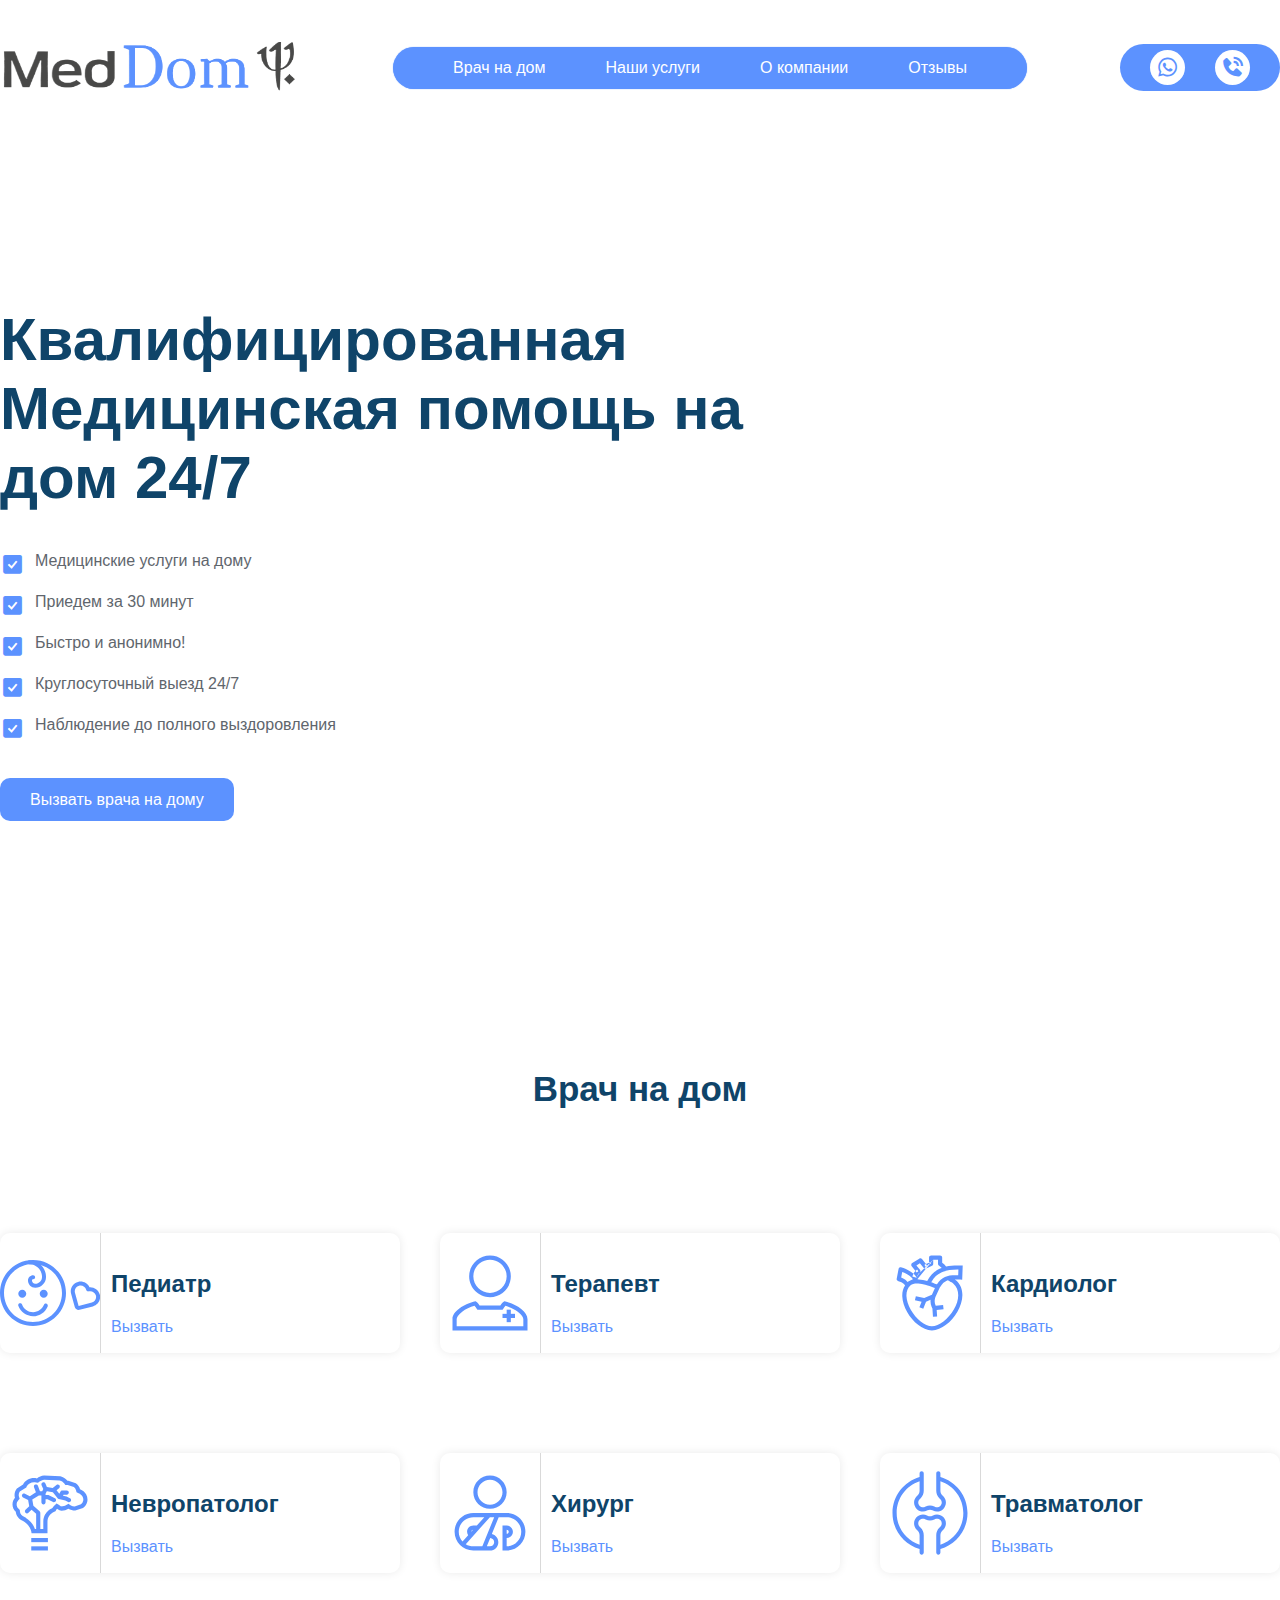
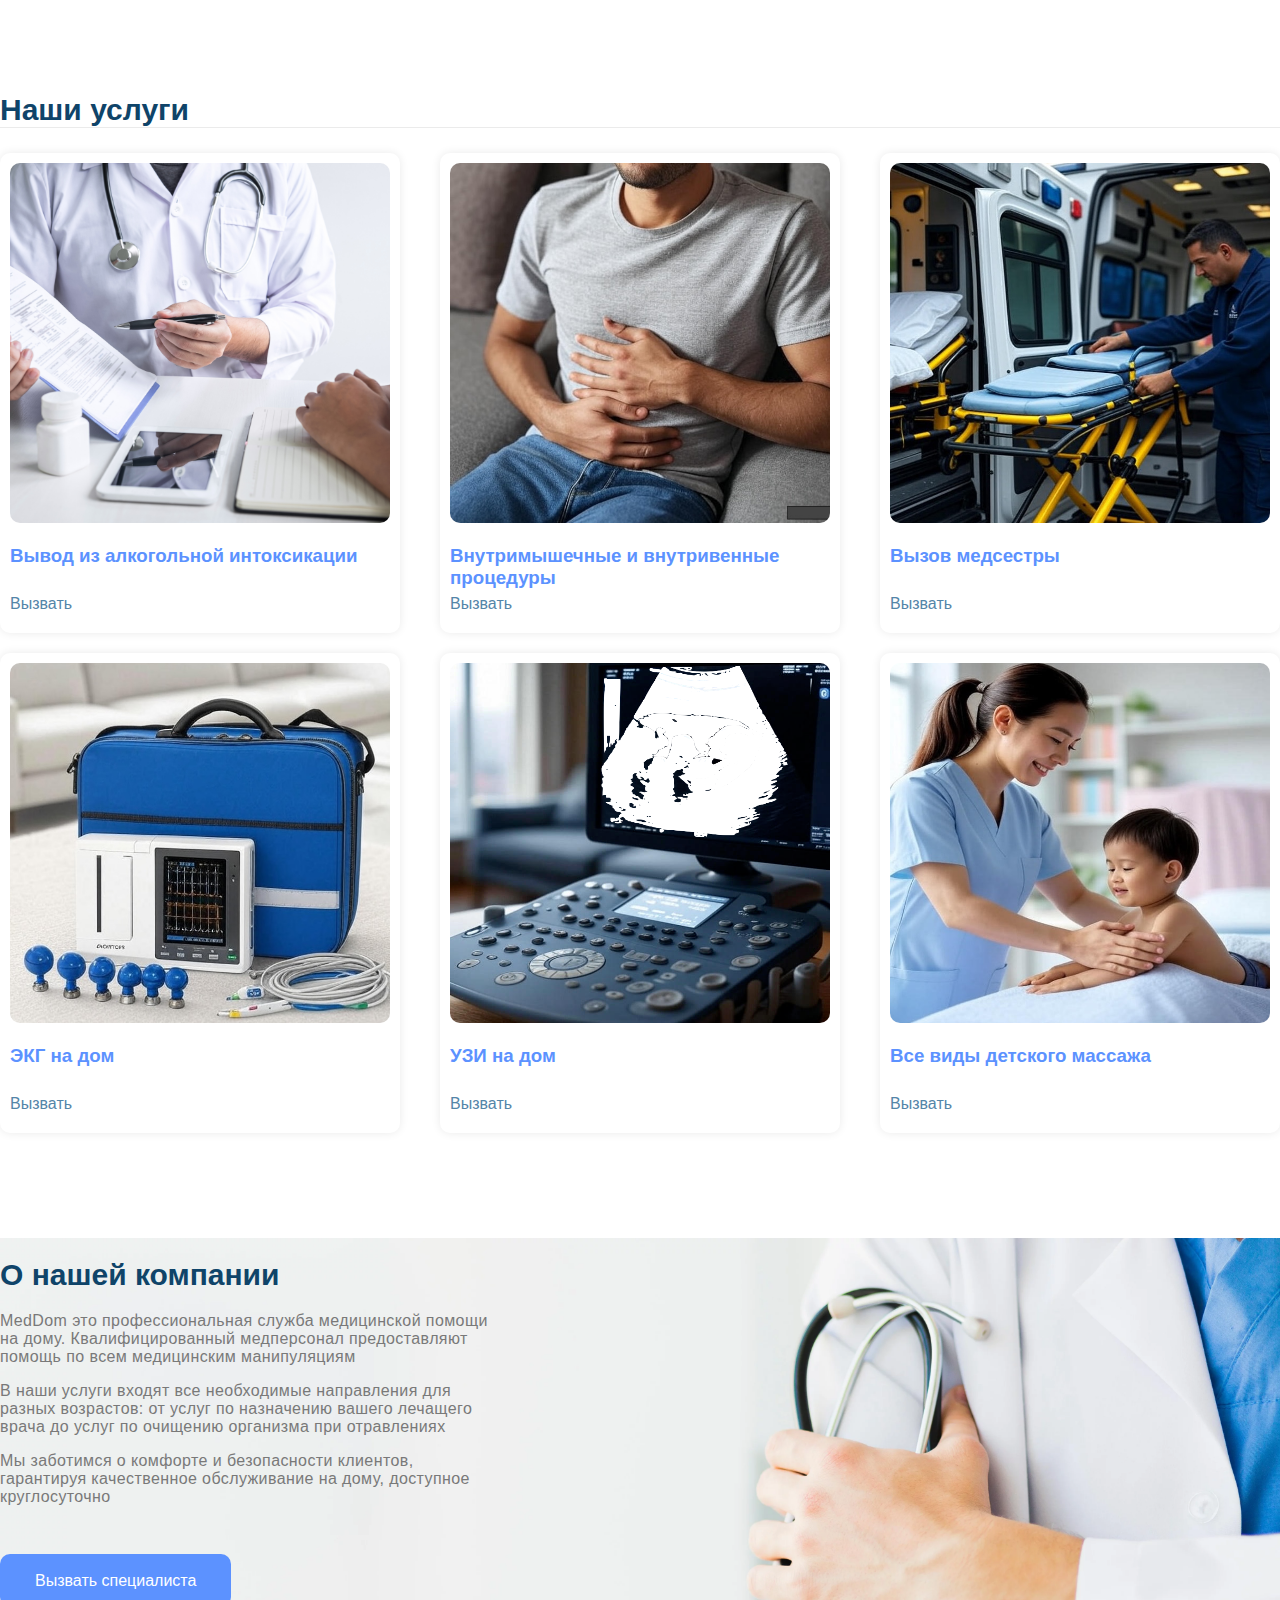
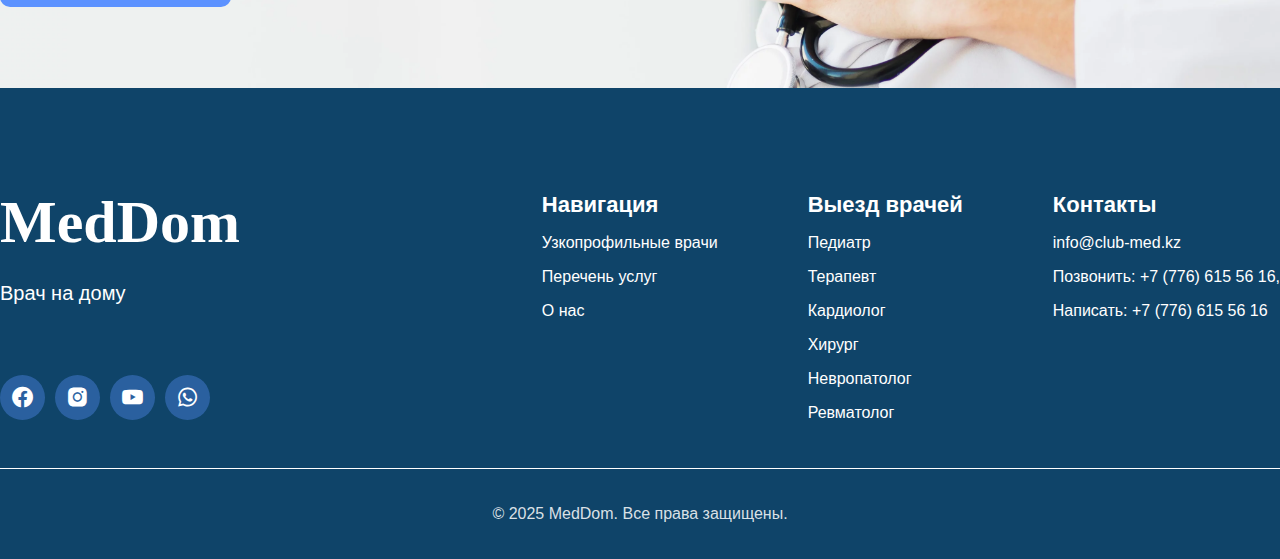
<file: med_home/index.html>
<!DOCTYPE html>
<html lang="en">

<head>
    <meta charset="UTF-8">
    <meta name="viewport" content="width=device-width, initial-scale=1.0">
    <title>Document</title>
    <link href='https://unpkg.com/boxicons@2.1.4/css/boxicons.min.css' rel='stylesheet'>
    <link rel="stylesheet" href="css/style.css">
</head>

<body>
    <header>
        <div class="all_header">
            <div class="header_logo">
                <img src="image/med-logo.png" alt="">
            </div>
            <div class="header menu">
                <p><a href="#nav_bar">Врач на дом</a></p>
                <p><a href="#secound_nav">Наши услуги</a></p>
                <p><a href="#therd_nav">О компании</a></p>
                <p><a href="#fourth_nav">Отзывы</a></p>
            </div>
            <div class="header_call">
                <a href="https://wa.me/+77059639798"><i class='bx bxl-whatsapp'></i></a>
                <a href="tel:+77059639798"><i class='bx bxs-phone-call'></i></a>
            </div>
        </div>

    </header>

    <div class="display_nona_menu">
        <input type="checkbox" id="menu-toggle">
        <label class="menu-btn" for="menu-toggle">☰ Меню</label>
    
        <div class="sidebar">
            <a href="#nav_bar">Врач на дом</a>
            <a href="#secound_nav">Наши услуги</a>
            <a href="#therd_nav">О компании</a>
            <a href="#fourth_nav">Отзывы</a>
            <a href="tel:+77059639798">Вызвать</a>
            <a href="https://wa.me/+77059639798">Написать на ватсап</a>
        </div>
        <label class="overlay" for="menu-toggle"></label>
    </div>

    <main>
        <div class="main_center">
            <div class="main_texts">
                <h1>Квалифицированная Медицинская помощь на дом 24/7</h1>
                
                <div class="therd_icons">
                    <p><i class='bx bxs-check-square'></i>Медицинские услуги на дому</p>
                    <p><i class='bx bxs-check-square'></i>Приедем за 30 минут</p>
                    <p><i class='bx bxs-check-square'></i>Быстро и анонимно!</p>
                    <p><i class='bx bxs-check-square'></i>Круглосуточный выезд 24/7</p>
                    <p><i class='bx bxs-check-square'></i>Наблюдение до полного выздоровления</p>
                </div>
                <div class="call_phone"><a href="tel:+77059639798">Вызвать врача на дому</a></div>
            </div>
        </div>
    </main>



    <nav id="doctors_for_home">
        <div class="nav_bar" id="nav_bar">
            <h1>Врач на дом</h1>
        
            <div class="nav_bar_texts">
                <div class="abouts">
                    <svg   viewBox="0 0 1024 1024" xmlns="http://www.w3.org/2000/svg">
                        <path fill="#5c92ff"
                        d="M1021.627 526.879c14.848 53.655-16.876 108.605-70.766 122.577l-135.672 35.165c-21.533 5.579-43.664-7.203-49.594-28.637l-37.387-135.077c-14.848-53.655 16.875-108.595 70.766-122.567 47.539-12.323 96.411 11.366 117.205 54.086 47.393-3.353 92.351 27.127 105.447 74.453zm-81.045 82.927c31.739-8.229 50.313-40.402 41.568-72.004-8.814-31.852-42.018-51.02-74.01-42.725-10.823 2.806-21.896-3.587-24.878-14.363-8.815-31.855-42.011-51.02-74.01-42.725-31.741 8.229-50.312 40.394-41.568 71.992l37.353 134.956 135.544-35.132zM450.05 633.581c-18.197 44.898-61.899 74.898-111.17 74.898-50.935 0-95.797-32.055-112.801-79.174-3.839-10.639-15.577-16.152-26.216-12.312s-16.152 15.577-12.312 26.216C210.369 706.44 270.549 749.44 338.88 749.44c66.095 0 124.72-40.244 149.131-100.472 4.249-10.483-.805-22.424-11.288-26.673s-22.424.805-26.673 11.288zM269.097 518.963c0 22.62-18.34 40.96-40.96 40.96s-40.96-18.34-40.96-40.96 18.34-40.96 40.96-40.96 40.96 18.34 40.96 40.96zm219.566 0c0 22.62-18.34 40.96-40.96 40.96s-40.96-18.34-40.96-40.96 18.34-40.96 40.96-40.96 40.96 18.34 40.96 40.96zM301.112 218.385c71.35 0 129.198 57.845 129.198 129.198 0 38.279-31.041 69.315-69.325 69.315-18.451 0-33.403-14.95-33.403-33.403 0-6.542 5.304-11.848 11.848-11.848 11.311 0 20.48-9.169 20.48-20.48s-9.169-20.48-20.48-20.48c-29.167 0-52.808 23.646-52.808 52.808 0 41.076 33.292 74.363 74.363 74.363 60.904 0 110.285-49.373 110.285-110.275 0-93.975-76.187-170.158-170.158-170.158-11.311 0-20.48 9.169-20.48 20.48s9.169 20.48 20.48 20.48z"/><path d="M634.88 512c0-164.008-132.952-296.96-296.96-296.96S40.96 347.992 40.96 512c0 164.008 132.952 296.96 296.96 296.96S634.88 676.008 634.88 512zm40.96 0c0 186.63-151.29 337.92-337.92 337.92S0 698.63 0 512c0-186.63 151.29-337.92 337.92-337.92S675.84 325.37 675.84 512z"
                        fill="currentColor"/>
                    </svg>

                    <div class="doctor_catygory">
                        <h2>Педиатр</h2>
                        <a href="tel:+77059639798" style="color: #5c92ff;">Вызвать</a>
                    </div>
                </div>

                <div class="abouts">
                    <svg viewBox="0 0 48 48" fill="none" xmlns="http://www.w3.org/2000/svg">
                        <path fill-rule="evenodd" clip-rule="evenodd" d="M19 30C19 30 17.5028 27.8981 17 28.0126C11.5958 29.2434 6 32.7946 6 36.5699V42H42V36.5699C42 32.7946 36.4042 29.2434 31 28.0126C30.4972 27.8981 29 30 29 30H25.6851C24.5662 30.0002 24.1388 30.0002 23.5481 30.0001C23.183 30 22.7556 30 22.0639 30H19ZM25.6851 32C25.685 32 25.6852 32 25.6851 32C24.5663 32.0002 24.1384 32.0002 23.5476 32.0001C23.1825 32 22.7551 32 22.0639 32H17.9691L17.371 31.1604L17.3612 31.1468L17.3211 31.0915C17.2849 31.0421 17.2314 30.9698 17.1652 30.8826C17.0309 30.7057 16.8534 30.4794 16.6686 30.2633C16.643 30.2333 16.618 30.2045 16.5938 30.1769C14.4092 30.7797 12.2703 31.7722 10.6523 32.9527C8.72972 34.3554 8 35.6669 8 36.5699V40H40V36.5699C40 35.6669 39.2703 34.3554 37.3477 32.9527C35.7297 31.7722 33.5908 30.7797 31.4062 30.1769C31.382 30.2045 31.357 30.2333 31.3314 30.2633C31.1466 30.4794 30.9691 30.7057 30.8348 30.8826C30.7686 30.9698 30.7151 31.0421 30.6789 31.0915L30.6388 31.1468L30.6298 31.1592L30.629 31.1604L30.0309 32H25.6851Z" fill="currentColor"/>
                        <path fill-rule="evenodd" clip-rule="evenodd" d="M32 38V32H34V38H32Z" fill="currentColor"/>
                        <path fill-rule="evenodd" clip-rule="evenodd" d="M36 36H30V34H36V36Z" fill="currentColor"/>
                        <path fill-rule="evenodd" clip-rule="evenodd" d="M24 24C28.4183 24 32 20.4183 32 16C32 11.5817 28.4183 8 24 8C19.5817 8 16 11.5817 16 16C16 20.4183 19.5817 24 24 24ZM24 26C29.5228 26 34 21.5228 34 16C34 10.4772 29.5228 6 24 6C18.4772 6 14 10.4772 14 16C14 21.5228 18.4772 26 24 26Z" fill="currentColor"/>
                        </svg>
                    <div class="doctor_catygory">
                        <h2>Терапевт</h2>
                        <a href="tel:+77059639798" style="color: #5c92ff;">Вызвать</a>
                    </div>
                </div>

                <div class="abouts">
                    <svg width="100px" height="100px" viewBox="0 0 48 48" fill="none" xmlns="http://www.w3.org/2000/svg" style="color: #5c92ff;">
                        <path fill-rule="evenodd" clip-rule="evenodd"
                            d="M25.544 8.00003V10.0691C25.544 10.457 25.3196 10.81 24.9684 10.9746L22.2059 12.2694C21.787 12.4657 21.2881 12.3491 20.9997 11.9873L19.1525 9.67078L17.4737 10.7449L19.1908 12.8984C19.364 13.1155 19.4391 13.395 19.398 13.6697C19.3573 13.942 19.2061 14.1854 18.9802 14.3426C18.9808 14.3422 18.981 14.342 18.9802 14.3426L18.9793 14.3432L18.9783 14.3439M17.5202 16.4698C17.7487 15.7715 18.1052 15.2443 18.4152 14.8842C18.5836 14.6888 18.7356 14.5458 18.8404 14.4553C18.8927 14.4101 18.9327 14.3785 18.9565 14.3603C18.9684 14.3512 18.9762 14.3455 18.9793 14.3432M17.5202 16.4698C17.2261 15.9227 16.8286 15.4395 16.3977 15.0211C16.2999 14.9261 16.1992 14.8333 16.0961 14.7427C16.3532 14.27 16.6384 13.8826 16.8999 13.579C16.9492 13.5217 16.9978 13.4673 17.0454 13.4157L17.6271 14.1453L18.409 13.5218L18.9743 14.3467C18.9741 14.3468 18.9745 14.3465 18.9743 14.3467C18.974 14.3469 18.9743 14.3467 18.409 13.5218C17.8436 12.6969 17.8433 12.6972 17.843 12.6974L17.8409 12.6988L17.8376 12.7011L17.8296 12.7067L17.8077 12.7224C17.7905 12.7348 17.7684 12.7511 17.7418 12.7714C17.6887 12.812 17.6177 12.8687 17.5333 12.9415C17.3993 13.0573 17.2303 13.215 17.0454 13.4157L15.2181 11.1242C15.0415 10.9027 14.9671 10.6167 15.0135 10.3372C15.0598 10.0578 15.2224 9.81105 15.461 9.65838L18.8336 7.50046C19.265 7.22444 19.8352 7.31893 20.1544 7.71934L22.0715 10.1236L21.3571 10.4584L21.7815 11.3639L22.5634 10.7404L22.0715 10.1236L23.544 9.43344V10.0691H24.544L24.1196 9.16365L23.544 9.43344V7.00004C23.544 6.44776 23.9917 6.00005 24.544 6.00004L28.848 6C29.1132 6 29.3676 6.10535 29.5551 6.29289C29.7426 6.48043 29.848 6.73478 29.848 7V9.52364C29.9473 9.59342 30.0577 9.67431 30.1761 9.76632C30.6204 10.1115 31.1911 10.6233 31.7178 11.3056C33.8338 10.82 36.1653 10.7087 38.7046 10.7963L39.7063 10.8309L39.4578 17.5812L38.4607 17.5468C37.4894 17.5133 36.6555 17.4985 35.9296 17.508C36.0954 17.6294 36.2688 17.7688 36.4557 17.9341C40.9764 21.9328 39.9556 28.1435 37.159 32.9733C35.7358 35.4313 33.7942 37.6645 31.6739 39.2926C29.5696 40.9085 27.1932 42 24.9099 42C22.6209 42 20.3038 40.9028 18.2752 39.295C16.2325 37.676 14.3886 35.4677 13.0325 33.0686C11.6792 30.6744 10.7771 28.0283 10.693 25.5267C10.6308 23.6791 11.0175 21.8846 12.0174 20.3597C11.9995 20.3351 11.9796 20.3083 11.9577 20.2797C11.8209 20.1003 11.6112 19.8522 11.3293 19.5921C10.7631 19.0696 9.93635 18.5251 8.84204 18.3501C8.57526 18.3074 8.3371 18.1586 8.18178 17.9375C8.02646 17.7165 7.96719 17.442 8.01748 17.1765L8.913 12.449C8.96556 12.1715 9.133 11.9292 9.37396 11.7819C9.61491 11.6346 9.90692 11.5961 10.1778 11.6758L9.89553 12.6351C10.1778 11.6758 10.1776 11.6757 10.1778 11.6758L10.1808 11.6767L10.1861 11.6783L10.204 11.6836C10.219 11.6882 10.2402 11.6946 10.2672 11.703C10.3211 11.7198 10.3983 11.7442 10.4955 11.7763C10.6897 11.8403 10.9646 11.9348 11.2947 12.059C11.9524 12.3064 12.8412 12.676 13.7513 13.1625C14.5418 13.585 15.3775 14.1111 16.0961 14.7427C15.8796 15.1406 15.683 15.5989 15.5372 16.1185L17.4628 16.6588C17.4809 16.5945 17.5 16.5315 17.5202 16.4698ZM10.6627 13.9582L10.1589 16.6178C11.2521 16.9768 12.0931 17.5754 12.6857 18.1223C12.9081 18.3276 13.098 18.5278 13.2561 18.7093C13.3567 18.6523 13.4661 18.5914 13.5842 18.5271C14.1363 18.2264 14.8779 17.8505 15.78 17.4578C15.6106 17.1285 15.3523 16.7938 15.0044 16.4559C14.4098 15.8785 13.6246 15.3626 12.8084 14.9263C12.0302 14.5103 11.2581 14.1847 10.6627 13.9582ZM17.9069 17.4574C17.8193 17.1079 17.6862 16.7787 17.5202 16.4698L17.9069 17.4574ZM17.9069 17.4574C18.1155 17.4596 18.323 17.4671 18.5283 17.4789C19.9368 17.5596 21.3861 17.852 22.6535 18.201C24.2353 15.2961 26.1341 13.5263 28.8326 12.2773C29.0916 12.1574 29.3547 12.0459 29.6218 11.9424C29.3842 11.7021 29.1514 11.5028 28.9492 11.3457C28.767 11.2042 28.6131 11.0996 28.5085 11.0324C28.4563 10.9989 28.4167 10.975 28.3923 10.9606C28.3802 10.9534 28.3718 10.9486 28.3676 10.9462C28.3658 10.9452 28.3648 10.9446 28.3646 10.9445L28.3676 10.9462C28.0472 10.7707 27.848 10.4344 27.848 10.0691V8.00001L25.544 8.00003M28.848 10.0691L28.3676 10.9462C28.3675 10.9461 28.3678 10.9463 28.3676 10.9462C28.3678 10.9463 28.368 10.9464 28.848 10.0691ZM21.7336 20.0258C20.6696 19.7528 19.5135 19.5386 18.4138 19.4756C16.738 19.3795 15.4344 19.6482 14.6893 20.3073C13.2313 21.597 12.6221 23.3862 12.6918 25.4594C12.7623 27.5524 13.5298 29.8839 14.7736 32.0844C16.0146 34.2799 17.6954 36.2834 19.5175 37.7276C21.3536 39.1828 23.2414 40 24.9099 40C26.5842 40 28.5383 39.1788 30.4558 37.7064C32.3573 36.2462 34.1287 34.2155 35.4282 31.9711C38.0772 27.3962 38.5405 22.4483 35.1306 19.4321C34.7151 19.0646 34.4204 18.8909 34.0434 18.7004C33.9549 18.6556 33.8583 18.6084 33.753 18.557C33.4376 18.4028 33.0436 18.2102 32.5503 17.9294C32.3588 17.9929 32.1778 18.0646 32.0044 18.1448C30.9299 18.6422 29.963 19.4137 29.0491 20.8664C28.9679 20.9954 28.8734 21.1144 28.768 21.2218L26.6132 25.8839L26.423 26.5664C26.1159 27.6689 26.1963 28.8433 26.6507 29.8937L26.7682 30.1652L30.2862 29.7568L30.5168 31.7435L27.2081 32.1276L27.4231 35.2794L25.4278 35.4155L25.1595 31.4837L24.8152 30.6879C24.3471 29.606 24.1625 28.4301 24.2688 27.2695L22.1001 28.2503L20.7701 31.6121L18.9103 30.8764L19.9636 28.214L16.7531 27.4576L17.2117 25.5109L21.2172 26.4546L24.9201 24.78L26.3654 21.6531C25.453 21.2672 24.0685 20.7135 22.8749 20.3643L21.7315 20.0298L21.7336 20.0258ZM24.5982 18.8202C25.6044 19.1717 26.5882 19.5742 27.2543 19.8577C27.2569 19.8588 27.2667 19.8629 27.2892 19.8553C27.3138 19.847 27.3392 19.8285 27.3562 19.8014C28.4666 18.0364 29.7234 16.9968 31.1643 16.3298C32.7753 15.5841 34.7073 15.4532 37.5324 15.5187L37.6335 12.7717C34.4526 12.735 31.8455 13.0865 29.6727 14.0923C27.5034 15.0964 25.9492 16.4648 24.5982 18.8202Z"
                            fill="currentColor" />
                    </svg>
                    <div class="doctor_catygory">
                        <h2>Кардиолог</h2>
                        <a href="tel:+77059639798" style="color: #5c92ff;">Вызвать</a>
                    </div>
                </div>
                <div class="abouts">
                    <svg viewBox="0 0 48 48" fill="none" xmlns="http://www.w3.org/2000/svg">
                        <path fill-rule="evenodd" clip-rule="evenodd"
                            d="M29.5844 22.8731C30.7438 22.8731 31.8763 22.5579 32.8338 21.9687C33.806 22.5568 34.9534 22.8651 36.1242 22.8529L39.8433 21.6331C40.8913 20.8544 41.6107 19.7749 41.8813 18.5754C42.1518 17.3758 41.9569 16.1289 41.3293 15.0433C40.7017 13.9577 39.6794 13.0993 38.4336 12.6118C38.1491 11.4505 37.4326 10.4117 36.4029 9.66789L32.7725 8.5228H32.3638C31.5563 7.46088 30.344 6.70341 28.9574 6.39438L21.1741 6C19.8803 6.09689 18.6603 6.58325 17.7105 7.38081C17.2617 7.28544 16.8023 7.23601 16.3412 7.23346C15.2247 7.23553 14.1327 7.52881 13.1971 8.0779C12.2615 8.62699 11.5222 9.40843 11.0685 10.3279L8.11115 12.216C7.37528 13.1146 6.97913 14.2026 6.98108 15.3194C6.9738 15.7865 7.04266 16.2519 7.18545 16.7009C6.40957 17.6083 5.99236 18.7234 6.00011 19.869C5.99826 21.1976 6.56142 22.4764 7.57375 23.4423C7.65545 24.3935 8.02424 25.3065 8.64022 26.0824C9.2562 26.8583 10.0959 27.4677 11.0685 27.8444C12.1891 28.4776 13.138 29.3292 13.8453 30.3364C14.5527 31.3437 15.0005 32.4811 15.1559 33.6649H22.7915V28.1391C22.7901 27.158 23.0938 26.1962 23.6682 25.3627C24.2425 24.5293 25.0645 23.8576 26.041 23.4238C26.5901 23.2345 26.7252 22.9796 26.8907 22.6673C27.001 22.4592 27.1249 22.2255 27.3937 21.9687C27.6273 22.1124 27.8083 22.2399 27.9652 22.3504C28.4518 22.6929 28.7077 22.8731 29.5844 22.8731ZM34.032 20.3449C34.5652 20.6333 35.18 20.807 35.8225 20.8411L38.8778 19.839C39.4357 19.3535 39.79 18.7515 39.9302 18.1296C40.0877 17.4314 39.9791 16.6979 39.5978 16.0384C39.2129 15.3726 38.5587 14.8026 37.7048 14.4685L36.738 14.0902L36.491 13.0818C36.3463 12.4911 35.9991 11.9204 35.4592 11.4615L32.4646 10.5169H31.3721L30.7718 9.72751C30.296 9.10182 29.5621 8.60824 28.6714 8.3766L21.21 7.99854C20.3583 8.08446 19.584 8.41337 18.9966 8.90662L18.2493 9.5341L17.2948 9.33129C16.9821 9.26484 16.6609 9.22992 16.3376 9.22763C15.5675 9.23033 14.828 9.43391 14.2094 9.79695C13.59 10.1604 13.1326 10.6586 12.862 11.207L12.6151 11.7075L9.48953 13.703C9.14804 14.2036 8.98012 14.7602 8.98108 15.3101L8.98111 15.3274L8.98084 15.3448C8.97696 15.5937 9.01352 15.844 9.09138 16.0889L9.42858 17.1491L8.70555 17.9948C8.22801 18.5533 7.99572 19.2069 8.00006 19.8496L8.00011 19.8577L8.0001 19.8659C7.99906 20.6151 8.31472 21.3791 8.95437 21.9894L9.50169 22.5116L9.56642 23.2653C9.61317 23.8096 9.82528 24.3527 10.2066 24.833C10.5897 25.3156 11.1317 25.7182 11.791 25.9736L11.9261 26.026L12.0524 26.0973C12.1986 26.1799 12.3426 26.2657 12.4843 26.3546L12.4781 26.3592C15.1968 28.0179 16.3504 30.4319 16.742 31.6663H17.354V24.3727L15.1507 22.4142L13.6552 23.9098C13.2647 24.3003 12.6315 24.3003 12.241 23.9098C11.8505 23.5193 11.8505 22.8861 12.241 22.4956L14.0328 20.7037L13.4952 17.7468L11.0593 16.5289C10.5653 16.2819 10.3651 15.6812 10.6121 15.1872C10.8591 14.6933 11.4598 14.493 11.9538 14.74L14.3306 15.9285L17.242 14.0758L16.3365 11.6609C16.1425 11.1438 16.4046 10.5674 16.9217 10.3734C17.4388 10.1795 18.0152 10.4415 18.2091 10.9586L19.1822 13.5535H20.2587L20.7729 12.525L19.9576 10.6225C19.74 10.1149 19.9752 9.527 20.4828 9.30944C20.9904 9.09189 21.5783 9.32704 21.7959 9.83467L22.498 11.4729L25.286 11.9798L25.2975 11.9705L27.0994 10.5289C27.5307 10.1839 28.16 10.2538 28.505 10.6851C28.85 11.1163 28.7801 11.7456 28.3488 12.0906L27.1443 13.0543L28.4794 14.7709L28.9921 13.7457C29.1614 13.4069 29.5077 13.1929 29.8865 13.1929H32.0488C32.6011 13.1929 33.0488 13.6406 33.0488 14.1929C33.0488 14.7452 32.6011 15.1929 32.0488 15.1929H30.5045L30.2364 15.7291L31.9054 16.1C31.9852 16.1178 32.0625 16.1452 32.1357 16.1818L33.5772 16.9026C34.0712 17.1495 34.2714 17.7502 34.0245 18.2442C33.7775 18.7382 33.1768 18.9384 32.6828 18.6914L31.3514 18.0257L28.228 17.3316C28.0009 17.2811 27.7984 17.153 27.6556 16.9694L25.3674 14.0274L22.5941 13.5232C22.5539 13.5563 22.5107 13.5865 22.4648 13.6135L21.8767 14.7895V15.3552H23.0391C23.1943 15.3552 23.3474 15.3914 23.4863 15.4608L26.3694 16.9024C26.8634 17.1494 27.0636 17.75 26.8166 18.244C26.5696 18.738 25.9689 18.9382 25.475 18.6912L22.803 17.3552H21.8767V18.8782C21.8767 19.4304 21.429 19.8782 20.8767 19.8782C20.3244 19.8782 19.8767 19.4304 19.8767 18.8782V16.3629L19.8767 16.3552L19.8767 16.3476V15.5535H18.6452L15.4938 17.5589L16.0326 20.5223L19.0184 23.1762C19.2318 23.366 19.354 23.638 19.354 23.9236V31.6663H20.7916V28.1003C20.7916 25.3985 22.3008 23.7402 23.1251 22.9551C23.7844 22.327 24.7748 21.7975 25.1876 21.6113C25.2696 21.4277 25.5493 20.9512 26.0118 20.5137C26.4743 20.0762 26.9545 19.6205 27.1368 19.4473C28.3747 20.1548 29.336 20.8652 29.336 20.8652C29.336 20.8652 30.6172 20.7949 31.1993 20.5606C31.6649 20.3731 32.4766 19.8522 32.8243 19.6152L34.032 20.3449Z"
                            fill="currentColor" />
                        <path d="M15 38H23V36H15V38Z" fill="currentColor" />
                        <path d="M23 42H15V40H23V42Z" fill="currentColor" />
                    </svg>
                    <div class="doctor_catygory">
                        <h2>Невропатолог</h2>
                        <a href="tel:+77059639798" style="color: #5c92ff;">Вызвать</a>
                    </div>
                </div>
            
                <div class="abouts">
                    <svg viewBox="0 0 48 48" fill="none" xmlns="http://www.w3.org/2000/svg">
                        <path fill-rule="evenodd" clip-rule="evenodd" d="M24 22C28.4183 22 32 18.4183 32 14C32 9.58172 28.4183 6 24 6C19.5817 6 16 9.58172 16 14C16 18.4183 19.5817 22 24 22ZM24 20C27.3137 20 30 17.3137 30 14C30 10.6863 27.3137 8 24 8C20.6863 8 18 10.6863 18 14C18 17.3137 20.6863 20 24 20Z" fill="currentColor"/>
                        <path fill-rule="evenodd" clip-rule="evenodd" d="M41 33C41 28.0294 36.9706 24 32 24H16C11.0294 24 7 28.0294 7 33C7 37.9706 11.0294 42 16 42H24C26.2091 42 28 40.2091 28 38C28 36.0944 26.6675 34.5 24.8834 34.0979L28.1731 26H32C35.866 26 39 29.134 39 33C39 36.866 35.866 40 32 40V36C33.6569 36 35 34.6569 35 33C35 31.3431 33.6569 30 32 30H30V42H32C36.9706 42 41 37.9706 41 33ZM16 26C12.134 26 9 29.134 9 33C9 34.811 9.68775 36.4614 10.8163 37.7043L13.5153 34.6814C13.1904 34.2022 13 33.6235 13 33C13 31.3431 14.3431 30 16 30H17.6951L21.2665 26H16ZM24.1094 36.0029L22.4856 40H24C25.1046 40 26 39.1046 26 38C26 36.9321 25.1631 36.0598 24.1094 36.0029ZM20.3269 40L26.0144 26H23.9477L12.3588 38.9796C13.4197 39.627 14.6663 40 16 40H20.3269ZM33 33C33 33.5523 32.5523 34 32 34V32C32.5523 32 33 32.4477 33 33ZM15.9055 32.0044C15.3975 32.052 15 32.4796 15 33L15.0002 33.0183L15.9055 32.0044Z" fill="currentColor"/>
                        </svg>
                    <div class="doctor_catygory">
                        <h2>Хирург</h2>
                        <a href="tel:+77059639798" style="color: #5c92ff;">Вызвать</a>
                    </div>
                </div>

                <div class="abouts">
                    <svg viewBox="0 0 48 48" fill="none" xmlns="http://www.w3.org/2000/svg">
                        <path fill-rule="evenodd" clip-rule="evenodd"
                            d="M20 4C20.5523 4 21 4.44772 21 5V13.3431C21 14.6692 20.4732 15.941 19.5355 16.8787L19.0317 17.3826C18.1384 18.2758 18.1384 19.7242 19.0317 20.6174C19.7279 21.3136 20.7914 21.4862 21.6721 21.0459L21.9145 20.9247C23.2273 20.2683 24.7727 20.2683 26.0855 20.9247L26.3279 21.0459C27.2086 21.4862 28.2721 21.3136 28.9683 20.6174C29.8616 19.7242 29.8616 18.2758 28.9683 17.3826L28.4645 16.8787C27.5268 15.941 27 14.6692 27 13.3431V5C27 4.44772 27.4477 4 28 4C28.5523 4 29 4.44772 29 5V6.70355C36.5086 8.87023 42 15.7938 42 24C42 32.2062 36.5086 39.1298 29 41.2965V43C29 43.5523 28.5523 44 28 44C27.4477 44 27 43.5523 27 43V34.6569C27 33.3308 27.5268 32.059 28.4645 31.1213L28.9683 30.6174C29.8616 29.7242 29.8616 28.2758 28.9683 27.3826C28.2721 26.6864 27.2086 26.5138 26.3279 26.9541L26.0855 27.0753C24.7727 27.7317 23.2273 27.7317 21.9145 27.0753L21.6721 26.9541C20.7914 26.5138 19.7279 26.6864 19.0317 27.3826C18.1384 28.2758 18.1384 29.7242 19.0317 30.6174L19.5355 31.1213C20.4732 32.059 21 33.3308 21 34.6569V43C21 43.5523 20.5523 44 20 44C19.4477 44 19 43.5523 19 43V41.2965C11.4914 39.1298 6 32.2062 6 24C6 15.7938 11.4914 8.87023 19 6.70355V5C19 4.44772 19.4477 4 20 4ZM19 8.79677C12.6121 10.8964 8 16.9096 8 24C8 31.0905 12.6121 37.1037 19 39.2033V34.6569C19 33.8612 18.6839 33.0981 18.1213 32.5355L17.6174 32.0317C15.9431 30.3573 15.9431 27.6427 17.6174 25.9683C18.9224 24.6634 20.9159 24.3399 22.5665 25.1652L22.8089 25.2864C23.5587 25.6613 24.4413 25.6613 25.1911 25.2864L25.4335 25.1652C27.0841 24.3399 29.0776 24.6634 30.3826 25.9683C32.0569 27.6427 32.0569 30.3573 30.3826 32.0317L29.8787 32.5355C29.3161 33.0981 29 33.8612 29 34.6569V39.2033C35.3879 37.1037 40 31.0905 40 24C40 16.9096 35.3879 10.8964 29 8.79677V13.3431C29 14.1388 29.3161 14.9019 29.8787 15.4645L30.3826 15.9683C32.0569 17.6427 32.0569 20.3573 30.3826 22.0317C29.0776 23.3366 27.0841 23.6601 25.4335 22.8348L25.1911 22.7136C24.4413 22.3387 23.5587 22.3387 22.8089 22.7136L22.5665 22.8348C20.9159 23.6601 18.9224 23.3366 17.6174 22.0317C15.9431 20.3573 15.9431 17.6427 17.6174 15.9683L18.1213 15.4645C18.6839 14.9019 19 14.1388 19 13.3431V8.79677Z"
                            fill="currentColor" />
                    </svg>
                    <div class="doctor_catygory">
                        <h2>Травматолог</h2>
                        <a href="tel:+77059639798" style="color: #5c92ff;">Вызвать</a>
                    </div>
                </div>
            </div>
        </div>
    </nav>

    <nav id="secound_nav">
        <div class="nav_bar">
            <div class="nav_bar_h2">
                <h2 class="uslugiy_h1"><b>Наши</b> услуги</h2>
            </div>
            <div class="medicen_product">
                <div class="display_nav">
                    <div class="about_uslugiy">
                        <img src="image/image-1.png" alt="">
                        <h3>Вывод из алкогольной интоксикации</h3>
                        <a href="tel:+77059639798">Вызвать</a>
                    </div>
                    <div class="about_uslugiy">
                        <img src="image/bol-jivot.jpg" alt="" >
                        <h3>Внутримышечные и внутривенные процедуры</h3>
                        <a href="tel:+77059639798">Вызвать</a>
                    </div>
                    <div class="about_uslugiy">
                        <img src="image/teleshka.jpg"  alt="">
                        <h3>Вызов медсестры</h3>
                        <a href="tel:+77059639798">Вызвать</a>
                    </div>
                    <div class="about_uslugiy">
                        <img src="image/egk-aparat.jpg"  alt="">
                        <h3>ЭКГ на дом</h3>
                        <a href="tel:+77059639798">Вызвать</a>
                    </div>
                    <div class="about_uslugiy">
                        <img src="image/image.jpg (1).png"  alt="">
                        <h3>УЗИ на дом</h3>
                        <a href="tel:+77059639798">Вызвать</a>
                    </div>
                    <div class="about_uslugiy">
                        <img src="image/masaj_detey.jpg"  alt="">
                        <h3>Все виды детского массажа</h3>
                        <a href="tel:+77059639798">Вызвать</a>
                    </div>

                </div>
            </div>
        </div>
    </nav>



    <nav id="therd_nav">
        <div class="therd_nav_bar">
            <div class="therd_bar">
                <div class="therd_texts">
                    <h1>О нашей <b>компании</b></h1>
                    <p>MedDom это профессиональная служба медицинской помощи на дому. Квалифицированный медперсонал
                        предоставляют помощь по всем медицинским манипуляциям</p>
                    <p>В наши услуги входят все необходимые направления для разных возрастов: от услуг по назначению
                        вашего лечащего врача до услуг по очищению организма при отравлениях</p>
                    <p>Мы заботимся о комфорте и безопасности клиентов, гарантируя качественное обслуживание на дому,
                        доступное круглосуточно</p>
                    <a href="tel:+77059639798">Вызвать специалиста</a>
                </div>
            </div>
        </div>
    </nav>



    <footer>
        <div class="footer_center">
            <div class="logo_footer">
                <h1>MedDom</h1>
                <p>Врач на дому</p>
                <div class="icons">
                    <i class='bx bxl-facebook-circle'></i>
                    <i class='bx bxl-instagram-alt'></i>
                    <i class='bx bxl-youtube'></i>
                    <a href="https://wa.me/+77059639798" style="color: white;"><i class='bx bxl-whatsapp'></i></a>
                </div>
            </div>

            <div class="footer_texts">
                <div class="link">
                    <h1>Навигация</h1>
                    <a href="html/about_dc.html" style="color: white;"><p>Узкопрофильные врачи</p></a>
                    <a href="html/uslug.html" style="color: white;"><p>Перечень услуг</p></a>
                    <a href="html/about_us.html" style="color: white;"><p>О нас</p></a>
                </div>
                <div class="link">
                    <h1>Выезд врачей</h1>
                    <a href="https://wa.me/+77059639798" style="color: white;"><p>Педиатр</p></a>
                    <a href="https://wa.me/+77059639798" style="color: white;"><p>Терапевт</p></a>
                    <a href="https://wa.me/+77059639798" style="color: white;"><p>Кардиолог</p></a>
                    <a href="https://wa.me/+77059639798" style="color: white;"><p>Хирург</p></a>
                    <a href="https://wa.me/+77059639798" style="color: white;"><p>Невропатолог</p></a>
                    <a href="https://wa.me/+77059639798" style="color: white;"><p>Ревматолог</p></a>
                </div>
                <div class="link">
                    <h1>Контакты</h1>
                    <p>info@club-med.kz</p>
                    <a href="tel:+77059639798" style="color: white;"><p>Позвонить: +7 (776) 615 56 16,</p></a>
                    <a href="https://wa.me/+77059639798" style="color: white;"><p>Написать: +7 (776) 615 56 16</p></a>
                </div>
            </div>
        </div>
    </footer>

    <footer class="footer_2">
        <div class="last_footer_text">
            <p>© 2025 MedDom. Все права защищены.</p>
        </div>
    </footer>

</body>

</html>
</file>
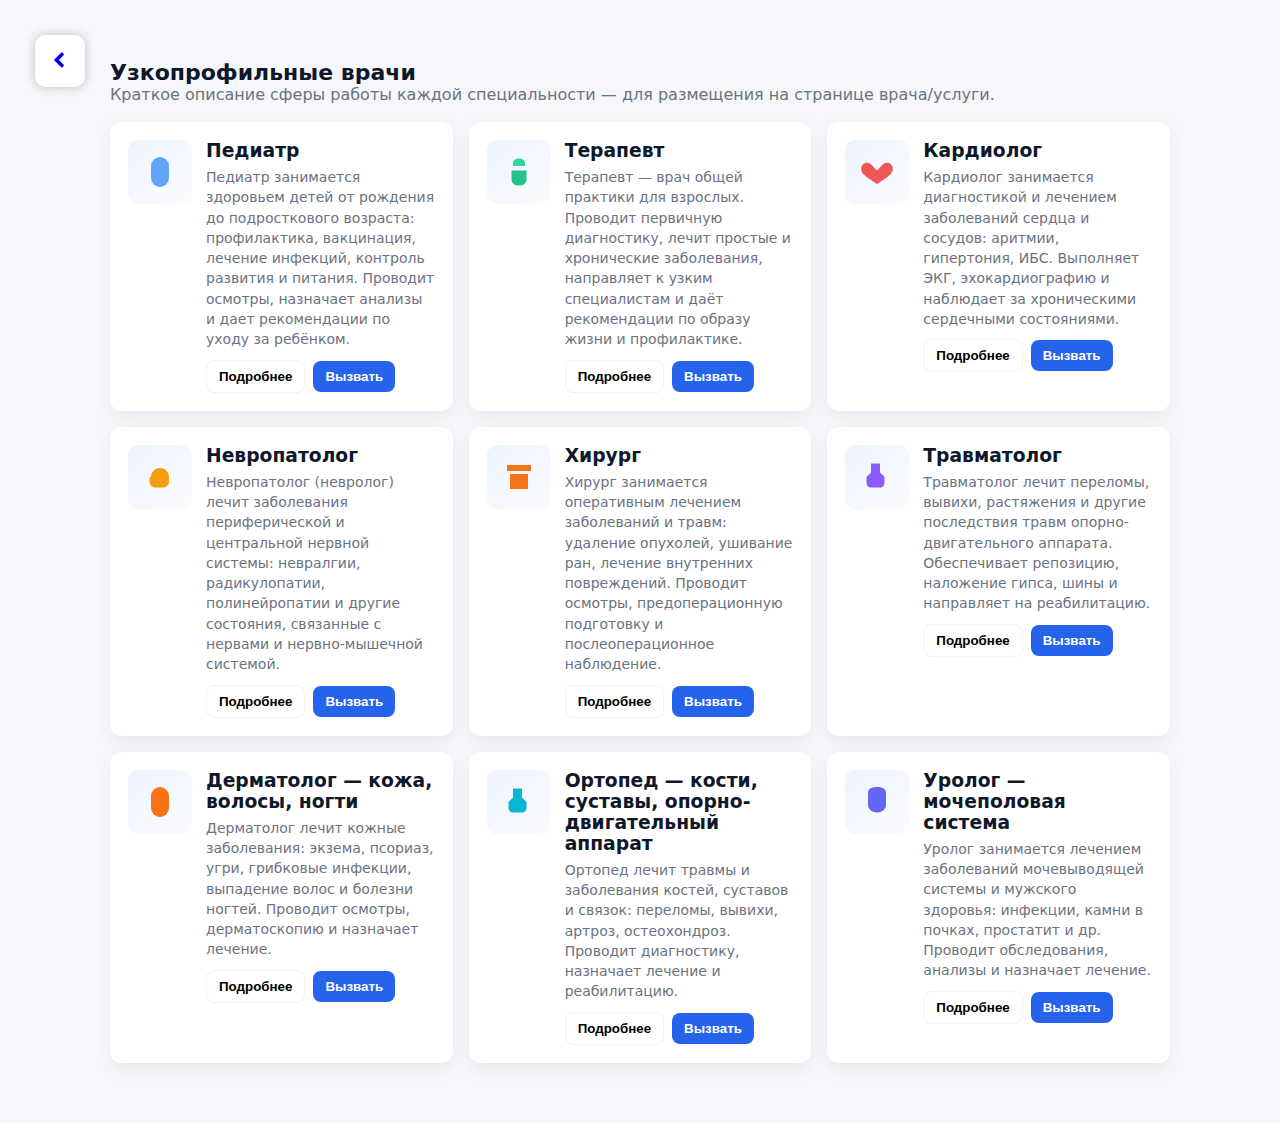
<file: med_home/html/about_dc.html>
<!doctype html>
<html lang="ru">
<head>
  <meta charset="utf-8">
  <meta name="viewport" content="width=device-width,initial-scale=1">
  <link href='https://unpkg.com/boxicons@2.1.4/css/boxicons.min.css' rel='stylesheet'>
  <title>Узкопрофильные врачи — Карточки</title>
  <link rel="stylesheet" href="../css/about_dc.css">
</head>
<body>
  <div class="wrap">

    <div class="back_icon"><a href="../index.html"><i class='bx bx-chevron-left'></i></a></div>

    <header>
      <div>
        <h1>Узкопрофильные врачи</h1>
        <p>Краткое описание сферы работы каждой специальности — для размещения на странице врача/услуги.</p>
      </div>
    </header>

    <section class="grid">

      <article class="card">
        <div class="icon" aria-hidden>
          <svg viewBox="0 0 24 24" xmlns="http://www.w3.org/2000/svg">
            <path d="M12 2a6 6 0 016 6v8a6 6 0 11-12 0V8a6 6 0 016-6z" fill="#60a5fa"/>
          </svg>
        </div>
        <div>
          <h3 class="title">Педиатр</h3>
          <p class="desc">Педиатр занимается здоровьем детей от рождения до подросткового возраста: профилактика, вакцинация, лечение инфекций, контроль развития и питания. Проводит осмотры, назначает анализы и дает рекомендации по уходу за ребёнком.</p>
          <div class="meta"><button class="btn">Подробнее</button><a href="tel:+77059639798"><button class="btn primary">Вызвать</button></a></div>
        </div>
      </article>

      <article class="card">
        <div class="icon">
          <svg viewBox="0 0 24 24" xmlns="http://www.w3.org/2000/svg">
            <path d="M12 3c2 0 4 1 4 3v2h-8V6c0-2 2-3 4-3z" fill="#34d399"/>
            <path d="M7 11h10v6a4 4 0 01-4 4H11a4 4 0 01-4-4v-6z" fill="#10b981" opacity=".9"/>
          </svg>
        </div>
        <div>
          <h3 class="title">Терапевт</h3>
          <p class="desc">Терапевт — врач общей практики для взрослых. Проводит первичную диагностику, лечит простые и хронические заболевания, направляет к узким специалистам и даёт рекомендации по образу жизни и профилактике.</p>
          <div class="meta"><button class="btn">Подробнее</button><a href="tel:+77059639798"><button class="btn primary">Вызвать</button></a></div>
        </div>
      </article>

      <article class="card">
        <div class="icon">
          <svg viewBox="0 0 24 24" xmlns="http://www.w3.org/2000/svg">
            <path d="M12 20s-7-4.35-9-6.5C-1.1 8.5 4 4 7.5 6.5 9.1 7.7 10 9 12 11c2-2 2.9-3.3 4.5-4.5C20 4 25.1 8.5 21 13.5 19 15.65 12 20 12 20z" fill="#ef4444" opacity=".9"/>
          </svg>
        </div>
        <div>
          <h3 class="title">Кардиолог</h3>
          <p class="desc">Кардиолог занимается диагностикой и лечением заболеваний сердца и сосудов: аритмии, гипертония, ИБС. Выполняет ЭКГ, эхокардиографию и наблюдает за хроническими сердечными состояниями.</p>
          <div class="meta"><button class="btn">Подробнее</button><a href="tel:+77059639798"><button class="btn primary">Вызвать</button></a></div>
        </div>
      </article>

      <article class="card">
        <div class="icon">
          <svg viewBox="0 0 24 24" xmlns="http://www.w3.org/2000/svg">
            <path d="M6 12c0-3.3 2.7-6 6-6s6 2.7 6 6v3c0 2.2-1.8 4-4 4H9c-2.2 0-4-1.8-4-4v-3z" fill="#f59e0b"/>
          </svg>
        </div>
        <div>
          <h3 class="title">Невропатолог</h3>
          <p class="desc">Невропатолог (невролог) лечит заболевания периферической и центральной нервной системы: невралгии, радикулопатии, полинейропатии и другие состояния, связанные с нервами и нервно-мышечной системой.</p>
          <div class="meta"><button class="btn">Подробнее</button><a href="tel:+77059639798"><button class="btn primary">Вызвать</button></a></div>
        </div>
      </article>

      <article class="card">
        <div class="icon">
          <svg viewBox="0 0 24 24" xmlns="http://www.w3.org/2000/svg">
            <path d="M4 4h16v4H4zM6 10h12v10H6z" fill="#f97316"/>
          </svg>
        </div>
        <div>
          <h3 class="title">Хирург</h3>
          <p class="desc">Хирург занимается оперативным лечением заболеваний и травм: удаление опухолей, ушивание ран, лечение внутренних повреждений. Проводит осмотры, предоперационную подготовку и послеоперационное наблюдение.</p>
          <div class="meta"><button class="btn">Подробнее</button><a href="tel:+77059639798"><button class="btn primary">Вызвать</button></a></div>
        </div>
      </article>

      <article class="card">
        <div class="icon">
          <svg viewBox="0 0 24 24" xmlns="http://www.w3.org/2000/svg">
            <path d="M8 3v6l-3 3v4a3 3 0 003 3h6a3 3 0 003-3v-4l-3-3V3H8z" fill="#8b5cf6"/>
          </svg>
        </div>
        <div>
          <h3 class="title">Травматолог</h3>
          <p class="desc">Травматолог лечит переломы, вывихи, растяжения и другие последствия травм опорно-двигательного аппарата. Обеспечивает репозицию, наложение гипса, шины и направляет на реабилитацию.</p>
          <div class="meta"><button class="btn">Подробнее</button><a href="tel:+77059639798"><button class="btn primary">Вызвать</button></a></div>
        </div>
      </article>

      <article class="card">
        <div class="icon">
          <svg viewBox="0 0 24 24" xmlns="http://www.w3.org/2000/svg">
            <path d="M12 2a6 6 0 016 6v8a6 6 0 11-12 0V8a6 6 0 016-6z" fill="#f97316"/>
          </svg>
        </div>
        <div>
          <h3 class="title">Дерматолог — кожа, волосы, ногти</h3>
          <p class="desc">Дерматолог лечит кожные заболевания: экзема, псориаз, угри, грибковые инфекции, выпадение волос и болезни ногтей. Проводит осмотры, дерматоскопию и назначает лечение.</p>
          <div class="meta"><button class="btn">Подробнее</button><a href="tel:+77059639798"><button class="btn primary">Вызвать</button></a></div>
        </div>
      </article>

      <article class="card">
        <div class="icon">
          <svg viewBox="0 0 24 24" xmlns="http://www.w3.org/2000/svg">
            <path d="M8 3v6l-3 3v4a3 3 0 003 3h6a3 3 0 003-3v-4l-3-3V3H8z" fill="#06b6d4"/>
          </svg>
        </div>
        <div>
          <h3 class="title">Ортопед — кости, суставы, опорно-двигательный аппарат</h3>
          <p class="desc">Ортопед лечит травмы и заболевания костей, суставов и связок: переломы, вывихи, артроз, остеохондроз. Проводит диагностику, назначает лечение и реабилитацию.</p>
          <div class="meta"><button class="btn">Подробнее</button><a href="tel:+77059639798"><button class="btn primary">Вызвать</button></a></div>
        </div>
      </article>

      <article class="card">
        <div class="icon">
          <svg viewBox="0 0 24 24" xmlns="http://www.w3.org/2000/svg">
            <path d="M12 2c3 0 6 1 6 4v8c0 3-3 5-6 5s-6-2-6-5V6c0-3 3-4 6-4z" fill="#6366f1"/>
          </svg>
        </div>
        <div>
          <h3 class="title">Уролог — мочеполовая система</h3>
          <p class="desc">Уролог занимается лечением заболеваний мочевыводящей системы и мужского здоровья: инфекции, камни в почках, простатит и др. Проводит обследования, анализы и назначает лечение.</p>
          <div class="meta"><button class="btn">Подробнее</button><a href="tel:+77059639798"><button class="btn primary">Вызвать</button></a></div>
        </div>
      </article>

    </section>
  </div>
</body>
</html>
</file>
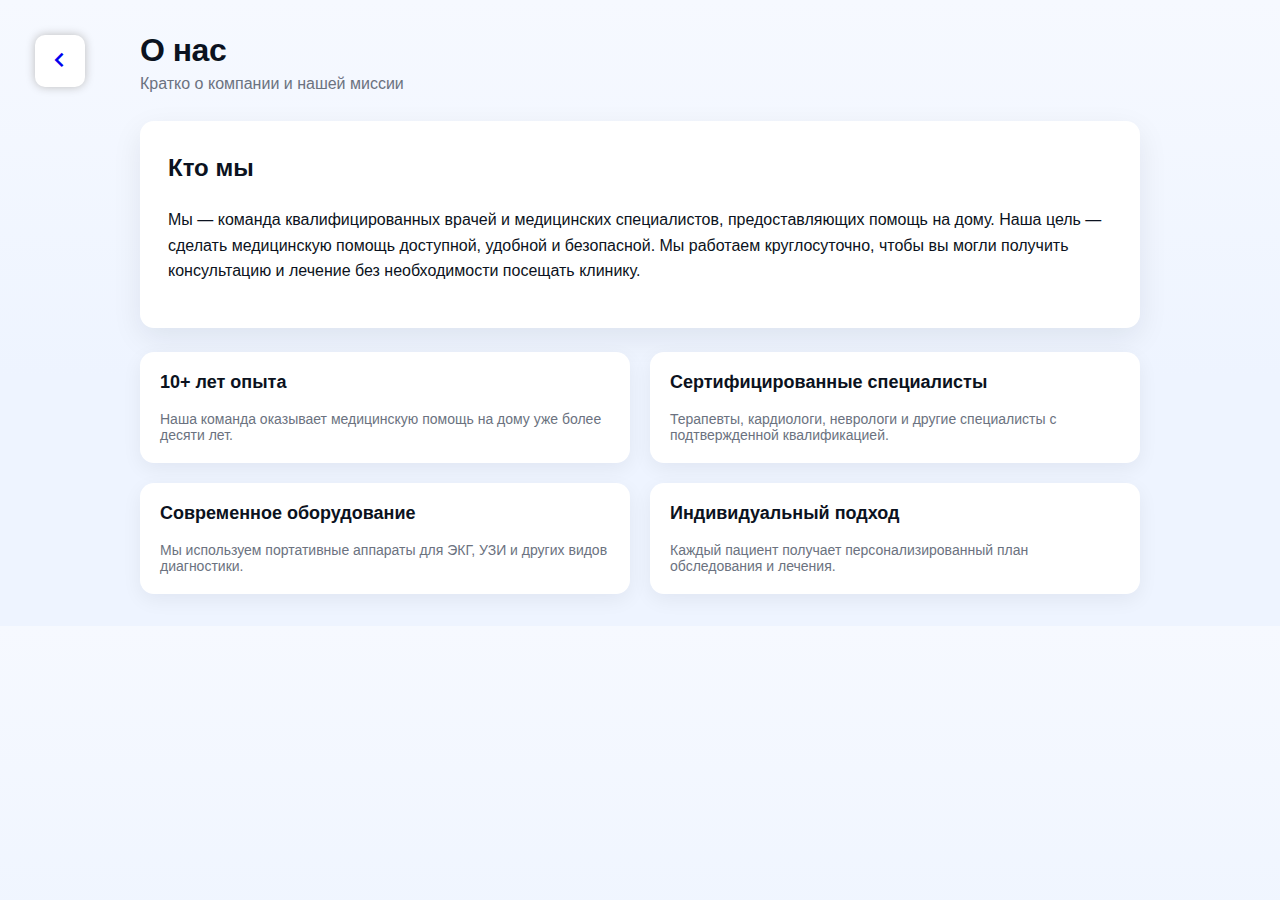
<file: med_home/html/about_us.html>
<!doctype html>
<html lang="ru">
<head>
  <meta charset="utf-8" />
  <meta name="viewport" content="width=device-width,initial-scale=1" />
  <link href='https://unpkg.com/boxicons@2.1.4/css/boxicons.min.css' rel='stylesheet'>
  <link rel="stylesheet" href="../css/about_us.css">
  <title>О нас — Медицинский сервис</title>
</head>
<body>
  <div class="wrap">

    <div class="back_icon"><a href="../index.html"><i class='bx bx-chevron-left'></i></a></div>

    <header>
      <h1>О нас</h1>
      <p>Кратко о компании и нашей миссии</p>
    </header>

    <section class="about">
      <h2>Кто мы</h2>
      <p>Мы — команда квалифицированных врачей и медицинских специалистов, предоставляющих помощь на дому. Наша цель — сделать медицинскую помощь доступной, удобной и безопасной. Мы работаем круглосуточно, чтобы вы могли получить консультацию и лечение без необходимости посещать клинику.</p>
    </section>

    <section class="grid">
      <article class="card">
        <h3>10+ лет опыта</h3>
        <p>Наша команда оказывает медицинскую помощь на дому уже более десяти лет.</p>
      </article>

      <article class="card">
        <h3>Сертифицированные специалисты</h3>
        <p>Терапевты, кардиологи, неврологи и другие специалисты с подтвержденной квалификацией.</p>
      </article>

      <article class="card">
        <h3>Современное оборудование</h3>
        <p>Мы используем портативные аппараты для ЭКГ, УЗИ и других видов диагностики.</p>
      </article>

      <article class="card">
        <h3>Индивидуальный подход</h3>
        <p>Каждый пациент получает персонализированный план обследования и лечения.</p>
      </article>
    </section>

  </div>
</body>
</html>
</file>
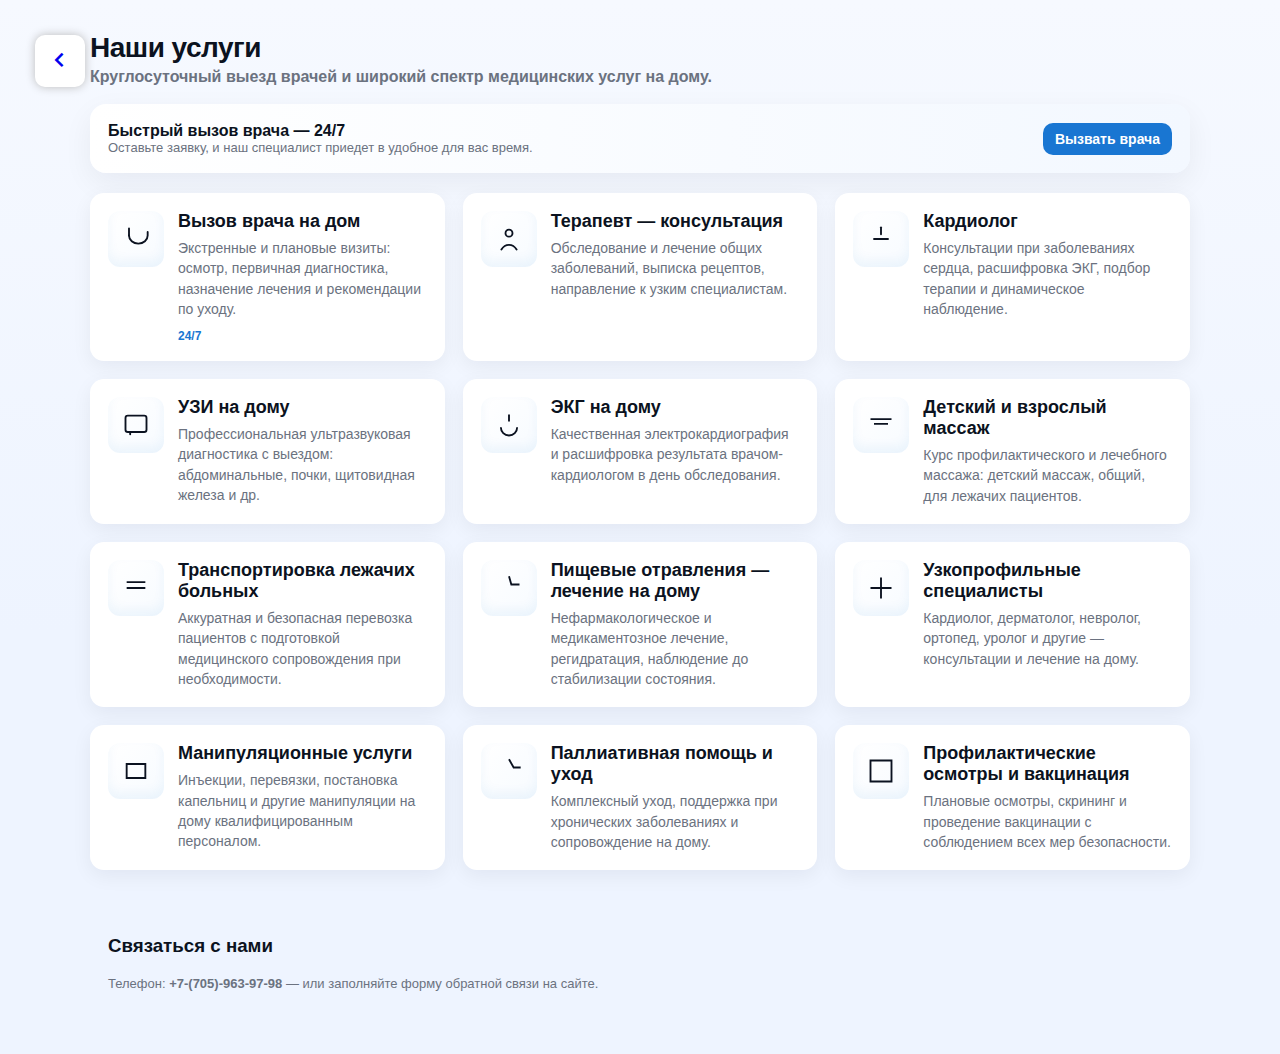
<file: med_home/html/uslug.html>
<!doctype html>
<html lang="ru">
<head>
  <meta charset="utf-8" />
  <meta name="viewport" content="width=device-width,initial-scale=1" />
  <link rel="stylesheet" href="../css/uslug.css">
  <link href='https://unpkg.com/boxicons@2.1.4/css/boxicons.min.css' rel='stylesheet'>
  <title>Перечень услуг — Медицинский сервис</title>
  </head>
<body>
  <div class="wrap">

    <div class="back_icon"><a href="../index.html"><i class='bx bx-chevron-left'></i></a></div>


    <header>
      <div>
        <h1>Наши услуги</h1>
        <p>Круглосуточный выезд врачей и широкий спектр медицинских услуг на дому.</p>
      </div>
    </header>

    <section class="hero-card">
      <div class="hero-left">
        <strong>Быстрый вызов врача — 24/7</strong>
        <div class="small-muted">Оставьте заявку, и наш специалист приедет в удобное для вас время.</div>
      </div>
      <div>
        <a href="tel:+77059639798"><button class="btn" onclick="document.getElementById('contact').scrollIntoView({behavior:'smooth'})">Вызвать врача</button></a>
      </div>
    </section>

    <section class="grid" aria-label="Перечень услуг">

      <!-- card 1 -->
      <article class="card">
        <div class="icon" aria-hidden="true">
          <!-- stethoscope svg -->
          <svg width="28" height="28" viewBox="0 0 24 24" fill="none" xmlns="http://www.w3.org/2000/svg"><path d="M6 3v6" stroke="currentColor" stroke-width="1.6" stroke-linecap="round" stroke-linejoin="round"/><path d="M6 9c0 3.866 3.582 7 8 7s8-3.134 8-7v-3" stroke="currentColor" stroke-width="1.6" stroke-linecap="round" stroke-linejoin="round"/></svg>
        </div>
        <div>
          <h3 class="title">Вызов врача на дом</h3>
          <p class="desc">Экстренные и плановые визиты: осмотр, первичная диагностика, назначение лечения и рекомендации по уходу.</p>
          <div class="meta"><span class="tag">24/7</span></div>
        </div>
      </article>

      <!-- card 2 -->
      <article class="card">
        <div class="icon" aria-hidden="true">
          <svg width="28" height="28" viewBox="0 0 24 24" fill="none" xmlns="http://www.w3.org/2000/svg"><circle cx="12" cy="7" r="3" stroke="currentColor" stroke-width="1.6"/><path d="M5.5 21c1.7-2.8 4.6-4 6.5-4s4.8 1.2 6.5 4" stroke="currentColor" stroke-width="1.6" stroke-linecap="round"/></svg>
        </div>
        <div>
          <h3 class="title">Терапевт — консультация</h3>
          <p class="desc">Обследование и лечение общих заболеваний, выписка рецептов, направление к узким специалистам.</p>
        </div>
      </article>

      <!-- card 3 -->
      <article class="card">
        <div class="icon" aria-hidden="true">
          <svg width="28" height="28" viewBox="0 0 24 24" fill="none" xmlns="http://www.w3.org/2000/svg"><path d="M12 2v6" stroke="currentColor" stroke-width="1.6" stroke-linecap="round"/><path d="M6 12h12" stroke="currentColor" stroke-width="1.6" stroke-linecap="round"/></svg>
        </div>
        <div>
          <h3 class="title">Кардиолог</h3>
          <p class="desc">Консультации при заболеваниях сердца, расшифровка ЭКГ, подбор терапии и динамическое наблюдение.</p>
        </div>
      </article>

      <!-- card 4 -->
      <article class="card">
        <div class="icon" aria-hidden="true">
          <svg width="28" height="28" viewBox="0 0 24 24" fill="none" xmlns="http://www.w3.org/2000/svg"><rect x="3" y="4" width="18" height="14" rx="2" stroke="currentColor" stroke-width="1.6"/><path d="M7 20v-2" stroke="currentColor" stroke-width="1.6" stroke-linecap="round"/></svg>
        </div>
        <div>
          <h3 class="title">УЗИ на дому</h3>
          <p class="desc">Профессиональная ультразвуковая диагностика с выездом: абдоминальные, почки, щитовидная железа и др.</p>
        </div>
      </article>

      <!-- card 5 -->
      <article class="card">
        <div class="icon" aria-hidden="true">
          <svg width="28" height="28" viewBox="0 0 24 24" fill="none" xmlns="http://www.w3.org/2000/svg"><path d="M12 3v6" stroke="currentColor" stroke-width="1.6"/><path d="M19 14a7 7 0 0 1-14 0" stroke="currentColor" stroke-width="1.6"/></svg>
        </div>
        <div>
          <h3 class="title">ЭКГ на дому</h3>
          <p class="desc">Качественная электрокардиография и расшифровка результата врачом-кардиологом в день обследования.</p>
        </div>
      </article>

      <!-- card 6 -->
      <article class="card">
        <div class="icon" aria-hidden="true">
          <svg width="28" height="28" viewBox="0 0 24 24" fill="none" xmlns="http://www.w3.org/2000/svg"><path d="M3 7h18" stroke="currentColor" stroke-width="1.6"/><path d="M6 11h12" stroke="currentColor" stroke-width="1.6"/></svg>
        </div>
        <div>
          <h3 class="title">Детский и взрослый массаж</h3>
          <p class="desc">Курс профилактического и лечебного массажа: детский массаж, общий, для лежачих пациентов.</p>
        </div>
      </article>

      <!-- card 7 -->
      <article class="card">
        <div class="icon" aria-hidden="true">
          <svg width="28" height="28" viewBox="0 0 24 24" fill="none" xmlns="http://www.w3.org/2000/svg"><path d="M4 7h16" stroke="currentColor" stroke-width="1.6"/><path d="M4 12h16" stroke="currentColor" stroke-width="1.6"/></svg>
        </div>
        <div>
          <h3 class="title">Транспортировка лежачих больных</h3>
          <p class="desc">Аккуратная и безопасная перевозка пациентов с подготовкой медицинского сопровождения при необходимости.</p>
        </div>
      </article>

      <!-- card 8 -->
      <article class="card">
        <div class="icon" aria-hidden="true">
          <svg width="28" height="28" viewBox="0 0 24 24" fill="none" xmlns="http://www.w3.org/2000/svg"><path d="M12 2l2 7h7" stroke="currentColor" stroke-width="1.6"/></svg>
        </div>
        <div>
          <h3 class="title">Пищевые отравления — лечение на дому</h3>
          <p class="desc">Нефармакологическое и медикаментозное лечение, регидратация, наблюдение до стабилизации состояния.</p>
        </div>
      </article>

      <!-- card 9 -->
      <article class="card">
        <div class="icon" aria-hidden="true">
          <svg width="28" height="28" viewBox="0 0 24 24" fill="none" xmlns="http://www.w3.org/2000/svg"><path d="M3 12h18" stroke="currentColor" stroke-width="1.6"/><path d="M12 3v18" stroke="currentColor" stroke-width="1.6"/></svg>
        </div>
        <div>
          <h3 class="title">Узкопрофильные специалисты</h3>
          <p class="desc">Кардиолог, дерматолог, невролог, ортопед, уролог и другие — консультации и лечение на дому.</p>
        </div>
      </article>

      <!-- card 10 -->
      <article class="card">
        <div class="icon" aria-hidden="true">
          <svg width="28" height="28" viewBox="0 0 24 24" fill="none" xmlns="http://www.w3.org/2000/svg"><path d="M4 6h16v12H4z" stroke="currentColor" stroke-width="1.6"/></svg>
        </div>
        <div>
          <h3 class="title">Манипуляционные услуги</h3>
          <p class="desc">Инъекции, перевязки, постановка капельниц и другие манипуляции на дому квалифицированным персоналом.</p>
        </div>
      </article>

      <!-- card 11 -->
      <article class="card">
        <div class="icon" aria-hidden="true">
          <svg width="28" height="28" viewBox="0 0 24 24" fill="none" xmlns="http://www.w3.org/2000/svg"><path d="M12 2l4 7h6" stroke="currentColor" stroke-width="1.6"/></svg>
        </div>
        <div>
          <h3 class="title">Паллиативная помощь и уход</h3>
          <p class="desc">Комплексный уход, поддержка при хронических заболеваниях и сопровождение на дому.</p>
        </div>
      </article>

      <!-- card 12 -->
      <article class="card">
        <div class="icon" aria-hidden="true">
          <svg width="28" height="28" viewBox="0 0 24 24" fill="none" xmlns="http://www.w3.org/2000/svg"><path d="M3 3h18v18H3z" stroke="currentColor" stroke-width="1.6"/></svg>
        </div>
        <div>
          <h3 class="title">Профилактические осмотры и вакцинация</h3>
          <p class="desc">Плановые осмотры, скрининг и проведение вакцинации с соблюдением всех мер безопасности.</p>
        </div>
      </article>

    </section>

    <!-- contact anchor -->
    <div id="contact" style="margin-top:28px;padding:18px;border-radius:12px;background:transparent;">
      <h3>Связаться с нами</h3>
      <p class="small-muted">Телефон: <strong>+7-(705)-963-97-98</strong> — или заполняйте форму обратной связи на сайте.</p>
    </div>

  </div>
</body>
</html>
</file>
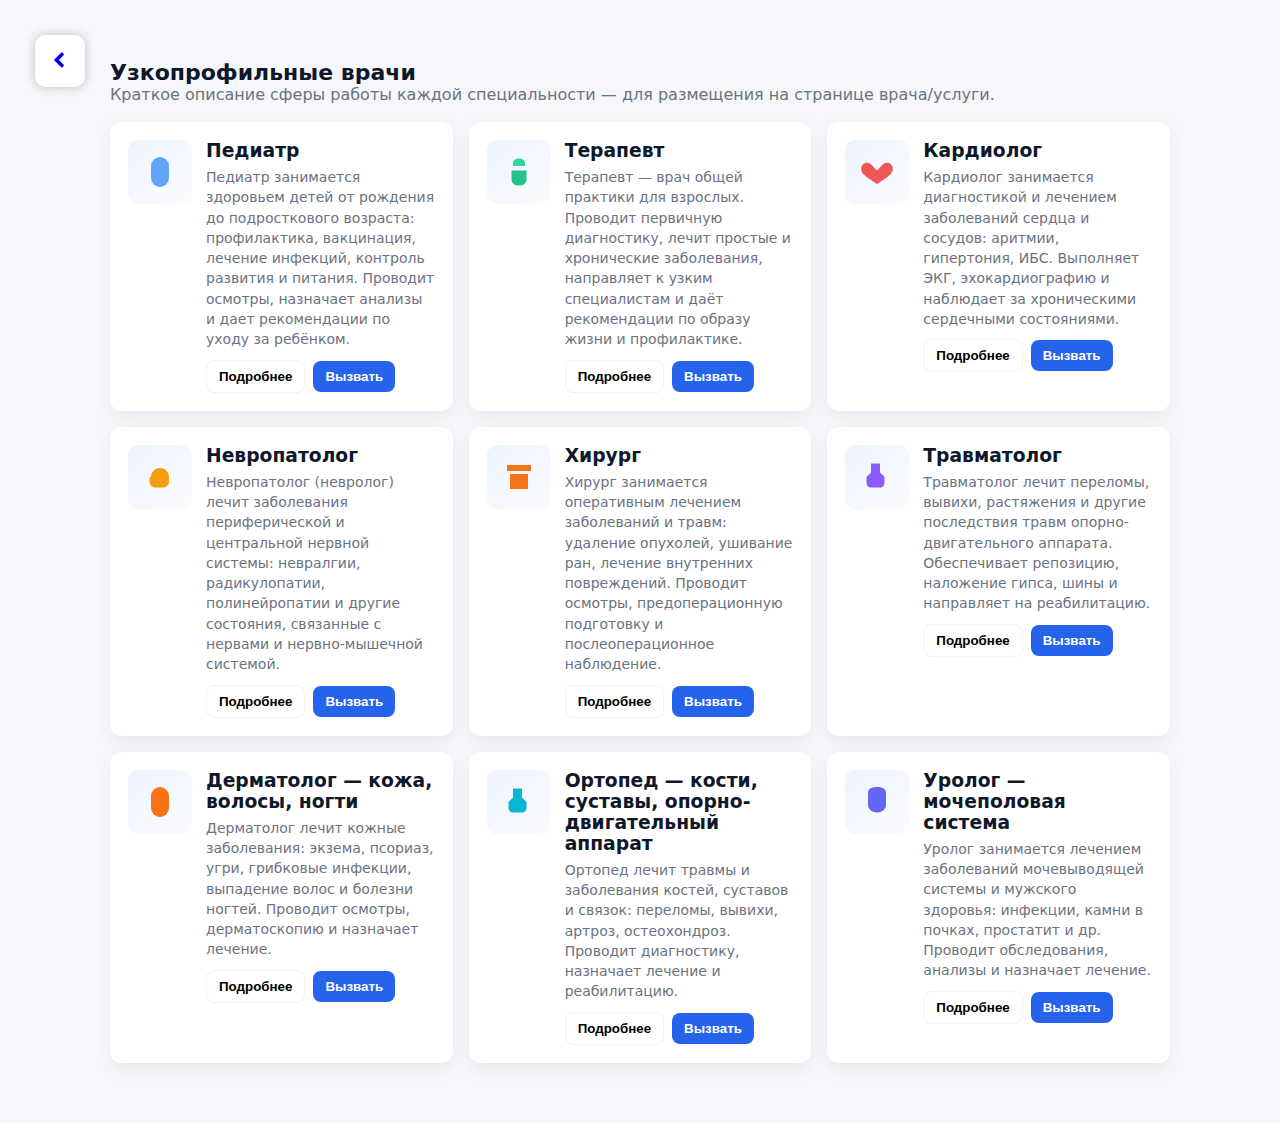
<file: static/html/about_dc.html>
<!doctype html>
<html lang="ru">
<head>
  <meta charset="utf-8">
  <meta name="viewport" content="width=device-width,initial-scale=1">
  <link href='https://unpkg.com/boxicons@2.1.4/css/boxicons.min.css' rel='stylesheet'>
  <title>Узкопрофильные врачи — Карточки</title>
  <link rel="stylesheet" href="../css/about_dc.css">
</head>
<body>
  <div class="wrap">

    <div class="back_icon"><a href="../../templates/index.html"><i class='bx bx-chevron-left'></i></a></div>

    <header>
      <div>
        <h1>Узкопрофильные врачи</h1>
        <p>Краткое описание сферы работы каждой специальности — для размещения на странице врача/услуги.</p>
      </div>
    </header>

    <section class="grid">

      <article class="card">
        <div class="icon" aria-hidden>
          <svg viewBox="0 0 24 24" xmlns="http://www.w3.org/2000/svg">
            <path d="M12 2a6 6 0 016 6v8a6 6 0 11-12 0V8a6 6 0 016-6z" fill="#60a5fa"/>
          </svg>
        </div>
        <div>
          <h3 class="title">Педиатр</h3>
          <p class="desc">Педиатр занимается здоровьем детей от рождения до подросткового возраста: профилактика, вакцинация, лечение инфекций, контроль развития и питания. Проводит осмотры, назначает анализы и дает рекомендации по уходу за ребёнком.</p>
          <div class="meta"><button class="btn">Подробнее</button><a href="tel:+77059639798"><button class="btn primary">Вызвать</button></a></div>
        </div>
      </article>

      <article class="card">
        <div class="icon">
          <svg viewBox="0 0 24 24" xmlns="http://www.w3.org/2000/svg">
            <path d="M12 3c2 0 4 1 4 3v2h-8V6c0-2 2-3 4-3z" fill="#34d399"/>
            <path d="M7 11h10v6a4 4 0 01-4 4H11a4 4 0 01-4-4v-6z" fill="#10b981" opacity=".9"/>
          </svg>
        </div>
        <div>
          <h3 class="title">Терапевт</h3>
          <p class="desc">Терапевт — врач общей практики для взрослых. Проводит первичную диагностику, лечит простые и хронические заболевания, направляет к узким специалистам и даёт рекомендации по образу жизни и профилактике.</p>
          <div class="meta"><button class="btn">Подробнее</button><a href="tel:+77059639798"><button class="btn primary">Вызвать</button></a></div>
        </div>
      </article>

      <article class="card">
        <div class="icon">
          <svg viewBox="0 0 24 24" xmlns="http://www.w3.org/2000/svg">
            <path d="M12 20s-7-4.35-9-6.5C-1.1 8.5 4 4 7.5 6.5 9.1 7.7 10 9 12 11c2-2 2.9-3.3 4.5-4.5C20 4 25.1 8.5 21 13.5 19 15.65 12 20 12 20z" fill="#ef4444" opacity=".9"/>
          </svg>
        </div>
        <div>
          <h3 class="title">Кардиолог</h3>
          <p class="desc">Кардиолог занимается диагностикой и лечением заболеваний сердца и сосудов: аритмии, гипертония, ИБС. Выполняет ЭКГ, эхокардиографию и наблюдает за хроническими сердечными состояниями.</p>
          <div class="meta"><button class="btn">Подробнее</button><a href="tel:+77059639798"><button class="btn primary">Вызвать</button></a></div>
        </div>
      </article>

      <article class="card">
        <div class="icon">
          <svg viewBox="0 0 24 24" xmlns="http://www.w3.org/2000/svg">
            <path d="M6 12c0-3.3 2.7-6 6-6s6 2.7 6 6v3c0 2.2-1.8 4-4 4H9c-2.2 0-4-1.8-4-4v-3z" fill="#f59e0b"/>
          </svg>
        </div>
        <div>
          <h3 class="title">Невропатолог</h3>
          <p class="desc">Невропатолог (невролог) лечит заболевания периферической и центральной нервной системы: невралгии, радикулопатии, полинейропатии и другие состояния, связанные с нервами и нервно-мышечной системой.</p>
          <div class="meta"><button class="btn">Подробнее</button><a href="tel:+77059639798"><button class="btn primary">Вызвать</button></a></div>
        </div>
      </article>

      <article class="card">
        <div class="icon">
          <svg viewBox="0 0 24 24" xmlns="http://www.w3.org/2000/svg">
            <path d="M4 4h16v4H4zM6 10h12v10H6z" fill="#f97316"/>
          </svg>
        </div>
        <div>
          <h3 class="title">Хирург</h3>
          <p class="desc">Хирург занимается оперативным лечением заболеваний и травм: удаление опухолей, ушивание ран, лечение внутренних повреждений. Проводит осмотры, предоперационную подготовку и послеоперационное наблюдение.</p>
          <div class="meta"><button class="btn">Подробнее</button><a href="tel:+77059639798"><button class="btn primary">Вызвать</button></a></div>
        </div>
      </article>

      <article class="card">
        <div class="icon">
          <svg viewBox="0 0 24 24" xmlns="http://www.w3.org/2000/svg">
            <path d="M8 3v6l-3 3v4a3 3 0 003 3h6a3 3 0 003-3v-4l-3-3V3H8z" fill="#8b5cf6"/>
          </svg>
        </div>
        <div>
          <h3 class="title">Травматолог</h3>
          <p class="desc">Травматолог лечит переломы, вывихи, растяжения и другие последствия травм опорно-двигательного аппарата. Обеспечивает репозицию, наложение гипса, шины и направляет на реабилитацию.</p>
          <div class="meta"><button class="btn">Подробнее</button><a href="tel:+77059639798"><button class="btn primary">Вызвать</button></a></div>
        </div>
      </article>

      <article class="card">
        <div class="icon">
          <svg viewBox="0 0 24 24" xmlns="http://www.w3.org/2000/svg">
            <path d="M12 2a6 6 0 016 6v8a6 6 0 11-12 0V8a6 6 0 016-6z" fill="#f97316"/>
          </svg>
        </div>
        <div>
          <h3 class="title">Дерматолог — кожа, волосы, ногти</h3>
          <p class="desc">Дерматолог лечит кожные заболевания: экзема, псориаз, угри, грибковые инфекции, выпадение волос и болезни ногтей. Проводит осмотры, дерматоскопию и назначает лечение.</p>
          <div class="meta"><button class="btn">Подробнее</button><a href="tel:+77059639798"><button class="btn primary">Вызвать</button></a></div>
        </div>
      </article>

      <article class="card">
        <div class="icon">
          <svg viewBox="0 0 24 24" xmlns="http://www.w3.org/2000/svg">
            <path d="M8 3v6l-3 3v4a3 3 0 003 3h6a3 3 0 003-3v-4l-3-3V3H8z" fill="#06b6d4"/>
          </svg>
        </div>
        <div>
          <h3 class="title">Ортопед — кости, суставы, опорно-двигательный аппарат</h3>
          <p class="desc">Ортопед лечит травмы и заболевания костей, суставов и связок: переломы, вывихи, артроз, остеохондроз. Проводит диагностику, назначает лечение и реабилитацию.</p>
          <div class="meta"><button class="btn">Подробнее</button><a href="tel:+77059639798"><button class="btn primary">Вызвать</button></a></div>
        </div>
      </article>

      <article class="card">
        <div class="icon">
          <svg viewBox="0 0 24 24" xmlns="http://www.w3.org/2000/svg">
            <path d="M12 2c3 0 6 1 6 4v8c0 3-3 5-6 5s-6-2-6-5V6c0-3 3-4 6-4z" fill="#6366f1"/>
          </svg>
        </div>
        <div>
          <h3 class="title">Уролог — мочеполовая система</h3>
          <p class="desc">Уролог занимается лечением заболеваний мочевыводящей системы и мужского здоровья: инфекции, камни в почках, простатит и др. Проводит обследования, анализы и назначает лечение.</p>
          <div class="meta"><button class="btn">Подробнее</button><a href="tel:+77059639798"><button class="btn primary">Вызвать</button></a></div>
        </div>
      </article>

    </section>
  </div>
</body>
</html>
</file>
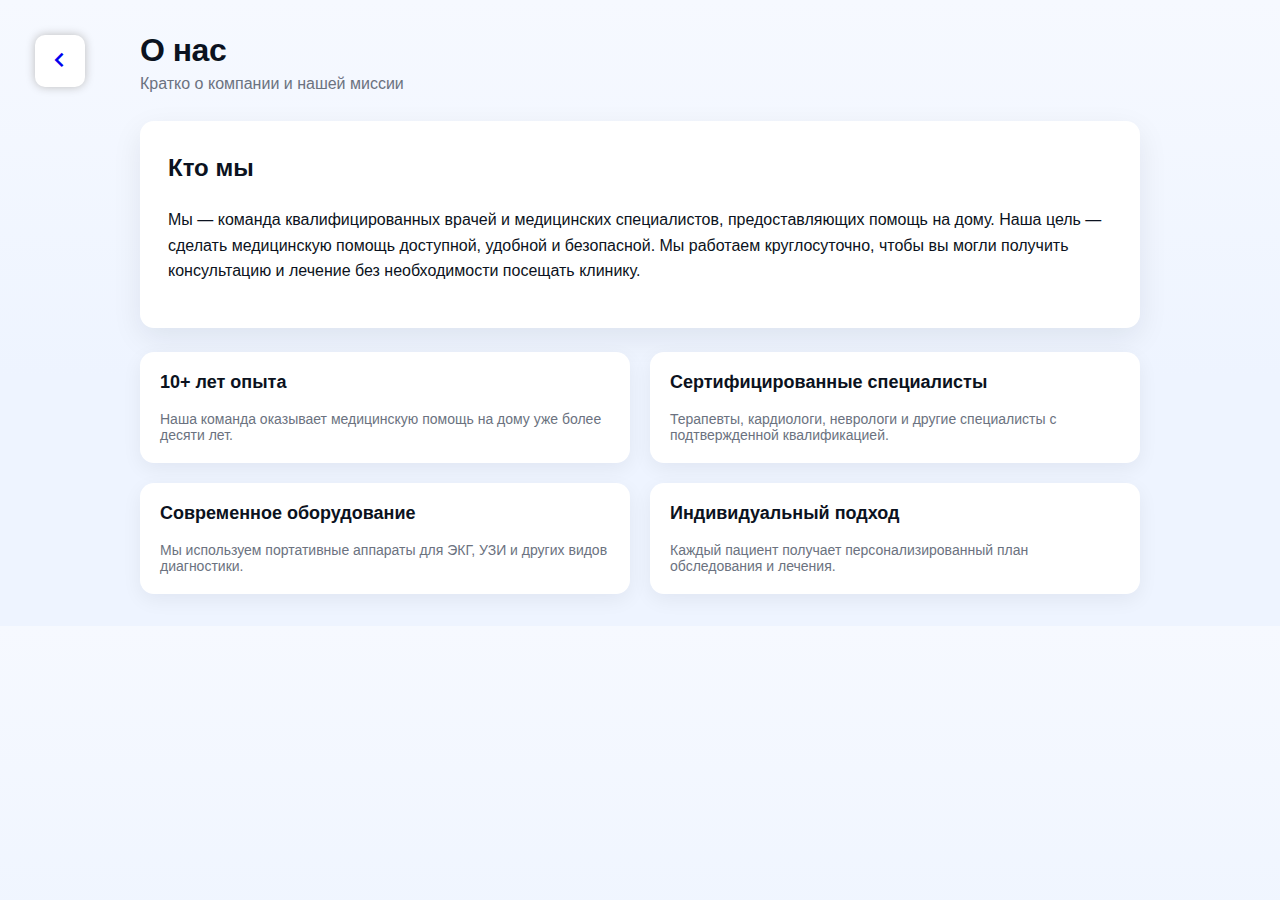
<file: static/html/about_us.html>
<!doctype html>
<html lang="ru">
<head>
  <meta charset="utf-8" />
  <meta name="viewport" content="width=device-width,initial-scale=1" />
  <link href='https://unpkg.com/boxicons@2.1.4/css/boxicons.min.css' rel='stylesheet'>
  <link rel="stylesheet" href="../css/about_us.css">
  <title>О нас — Медицинский сервис</title>
</head>
<body>
  <div class="wrap">

    <div class="back_icon"><a href="../../templates/index.html"><i class='bx bx-chevron-left'></i></a></div>

    <header>
      <h1>О нас</h1>
      <p>Кратко о компании и нашей миссии</p>
    </header>

    <section class="about">
      <h2>Кто мы</h2>
      <p>Мы — команда квалифицированных врачей и медицинских специалистов, предоставляющих помощь на дому. Наша цель — сделать медицинскую помощь доступной, удобной и безопасной. Мы работаем круглосуточно, чтобы вы могли получить консультацию и лечение без необходимости посещать клинику.</p>
    </section>

    <section class="grid">
      <article class="card">
        <h3>10+ лет опыта</h3>
        <p>Наша команда оказывает медицинскую помощь на дому уже более десяти лет.</p>
      </article>

      <article class="card">
        <h3>Сертифицированные специалисты</h3>
        <p>Терапевты, кардиологи, неврологи и другие специалисты с подтвержденной квалификацией.</p>
      </article>

      <article class="card">
        <h3>Современное оборудование</h3>
        <p>Мы используем портативные аппараты для ЭКГ, УЗИ и других видов диагностики.</p>
      </article>

      <article class="card">
        <h3>Индивидуальный подход</h3>
        <p>Каждый пациент получает персонализированный план обследования и лечения.</p>
      </article>
    </section>

  </div>
</body>
</html>
</file>
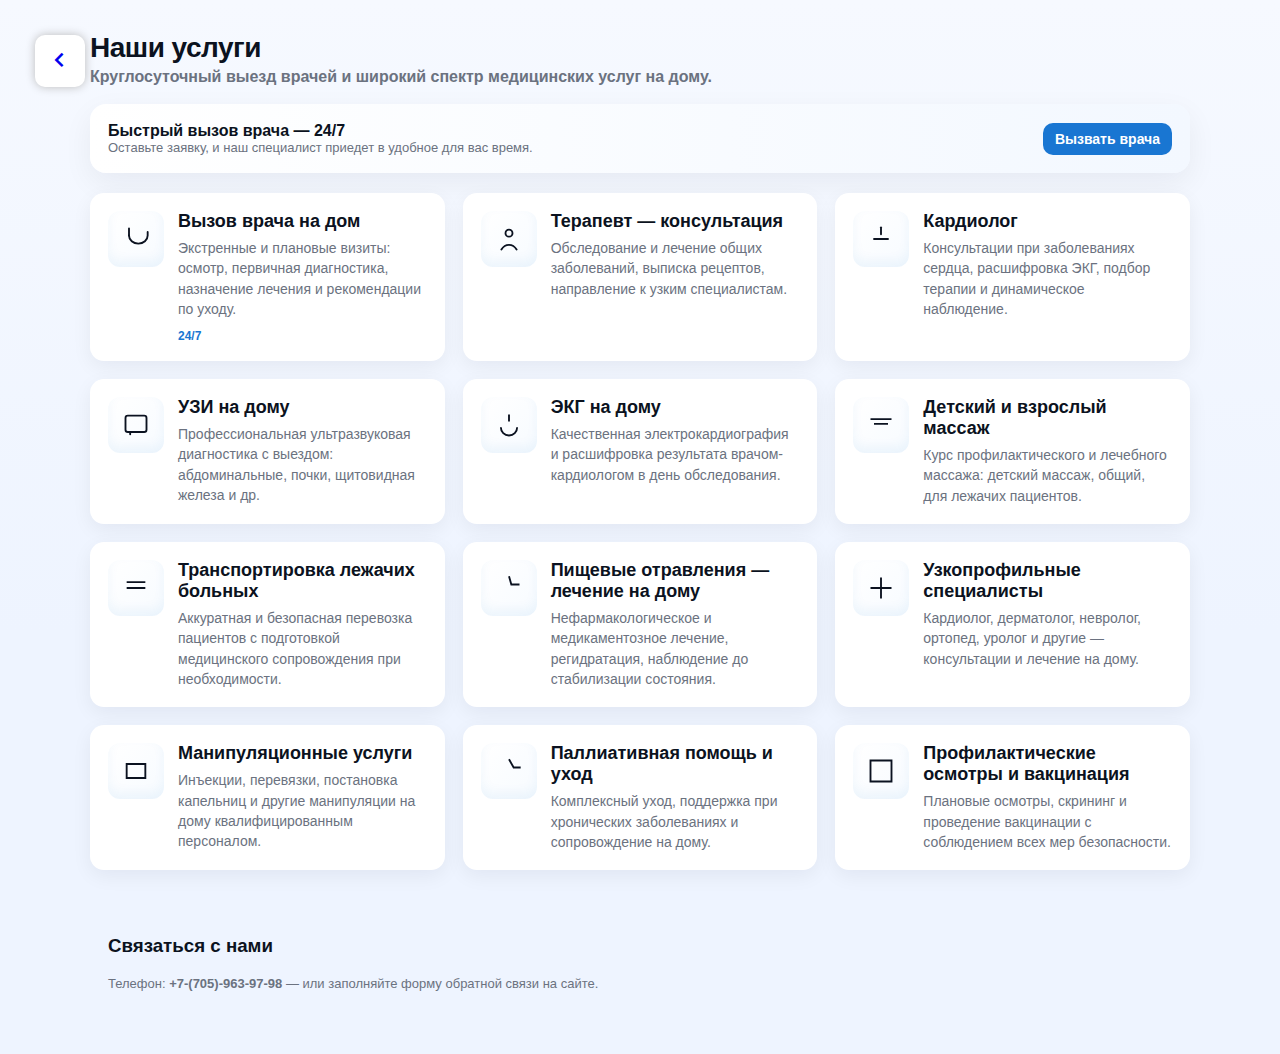
<file: static/html/uslug.html>
<!doctype html>
<html lang="ru">
<head>
  <meta charset="utf-8" />
  <meta name="viewport" content="width=device-width,initial-scale=1" />
  <link rel="stylesheet" href="../css/uslug.css">
  <link href='https://unpkg.com/boxicons@2.1.4/css/boxicons.min.css' rel='stylesheet'>
  <link rel="icon" type="image/png" href="../image/favicon.png">
  <title>Перечень услуг — Медицинский сервис</title>
  </head>
<body>
  <div class="wrap">

    <div class="back_icon"><a href="../../templates/index.html"><i class='bx bx-chevron-left'></i></a></div>


    <header>
      <div>
        <h1>Наши услуги</h1>
        <p>Круглосуточный выезд врачей и широкий спектр медицинских услуг на дому.</p>
      </div>
    </header>

    <section class="hero-card">
      <div class="hero-left">
        <strong>Быстрый вызов врача — 24/7</strong>
        <div class="small-muted">Оставьте заявку, и наш специалист приедет в удобное для вас время.</div>
      </div>
      <div>
        <a href="tel:+77059639798"><button class="btn" onclick="document.getElementById('contact').scrollIntoView({behavior:'smooth'})">Вызвать врача</button></a>
      </div>
    </section>

    <section class="grid" aria-label="Перечень услуг">

      <!-- card 1 -->
      <article class="card">
        <div class="icon" aria-hidden="true">
          <!-- stethoscope svg -->
          <svg width="28" height="28" viewBox="0 0 24 24" fill="none" xmlns="http://www.w3.org/2000/svg"><path d="M6 3v6" stroke="currentColor" stroke-width="1.6" stroke-linecap="round" stroke-linejoin="round"/><path d="M6 9c0 3.866 3.582 7 8 7s8-3.134 8-7v-3" stroke="currentColor" stroke-width="1.6" stroke-linecap="round" stroke-linejoin="round"/></svg>
        </div>
        <div>
          <h3 class="title">Вызов врача на дом</h3>
          <p class="desc">Экстренные и плановые визиты: осмотр, первичная диагностика, назначение лечения и рекомендации по уходу.</p>
          <div class="meta"><span class="tag">24/7</span></div>
        </div>
      </article>

      <!-- card 2 -->
      <article class="card">
        <div class="icon" aria-hidden="true">
          <svg width="28" height="28" viewBox="0 0 24 24" fill="none" xmlns="http://www.w3.org/2000/svg"><circle cx="12" cy="7" r="3" stroke="currentColor" stroke-width="1.6"/><path d="M5.5 21c1.7-2.8 4.6-4 6.5-4s4.8 1.2 6.5 4" stroke="currentColor" stroke-width="1.6" stroke-linecap="round"/></svg>
        </div>
        <div>
          <h3 class="title">Терапевт — консультация</h3>
          <p class="desc">Обследование и лечение общих заболеваний, выписка рецептов, направление к узким специалистам.</p>
        </div>
      </article>

      <!-- card 3 -->
      <article class="card">
        <div class="icon" aria-hidden="true">
          <svg width="28" height="28" viewBox="0 0 24 24" fill="none" xmlns="http://www.w3.org/2000/svg"><path d="M12 2v6" stroke="currentColor" stroke-width="1.6" stroke-linecap="round"/><path d="M6 12h12" stroke="currentColor" stroke-width="1.6" stroke-linecap="round"/></svg>
        </div>
        <div>
          <h3 class="title">Кардиолог</h3>
          <p class="desc">Консультации при заболеваниях сердца, расшифровка ЭКГ, подбор терапии и динамическое наблюдение.</p>
        </div>
      </article>

      <!-- card 4 -->
      <article class="card">
        <div class="icon" aria-hidden="true">
          <svg width="28" height="28" viewBox="0 0 24 24" fill="none" xmlns="http://www.w3.org/2000/svg"><rect x="3" y="4" width="18" height="14" rx="2" stroke="currentColor" stroke-width="1.6"/><path d="M7 20v-2" stroke="currentColor" stroke-width="1.6" stroke-linecap="round"/></svg>
        </div>
        <div>
          <h3 class="title">УЗИ на дому</h3>
          <p class="desc">Профессиональная ультразвуковая диагностика с выездом: абдоминальные, почки, щитовидная железа и др.</p>
        </div>
      </article>

      <!-- card 5 -->
      <article class="card">
        <div class="icon" aria-hidden="true">
          <svg width="28" height="28" viewBox="0 0 24 24" fill="none" xmlns="http://www.w3.org/2000/svg"><path d="M12 3v6" stroke="currentColor" stroke-width="1.6"/><path d="M19 14a7 7 0 0 1-14 0" stroke="currentColor" stroke-width="1.6"/></svg>
        </div>
        <div>
          <h3 class="title">ЭКГ на дому</h3>
          <p class="desc">Качественная электрокардиография и расшифровка результата врачом-кардиологом в день обследования.</p>
        </div>
      </article>

      <!-- card 6 -->
      <article class="card">
        <div class="icon" aria-hidden="true">
          <svg width="28" height="28" viewBox="0 0 24 24" fill="none" xmlns="http://www.w3.org/2000/svg"><path d="M3 7h18" stroke="currentColor" stroke-width="1.6"/><path d="M6 11h12" stroke="currentColor" stroke-width="1.6"/></svg>
        </div>
        <div>
          <h3 class="title">Детский и взрослый массаж</h3>
          <p class="desc">Курс профилактического и лечебного массажа: детский массаж, общий, для лежачих пациентов.</p>
        </div>
      </article>

      <!-- card 7 -->
      <article class="card">
        <div class="icon" aria-hidden="true">
          <svg width="28" height="28" viewBox="0 0 24 24" fill="none" xmlns="http://www.w3.org/2000/svg"><path d="M4 7h16" stroke="currentColor" stroke-width="1.6"/><path d="M4 12h16" stroke="currentColor" stroke-width="1.6"/></svg>
        </div>
        <div>
          <h3 class="title">Транспортировка лежачих больных</h3>
          <p class="desc">Аккуратная и безопасная перевозка пациентов с подготовкой медицинского сопровождения при необходимости.</p>
        </div>
      </article>

      <!-- card 8 -->
      <article class="card">
        <div class="icon" aria-hidden="true">
          <svg width="28" height="28" viewBox="0 0 24 24" fill="none" xmlns="http://www.w3.org/2000/svg"><path d="M12 2l2 7h7" stroke="currentColor" stroke-width="1.6"/></svg>
        </div>
        <div>
          <h3 class="title">Пищевые отравления — лечение на дому</h3>
          <p class="desc">Нефармакологическое и медикаментозное лечение, регидратация, наблюдение до стабилизации состояния.</p>
        </div>
      </article>

      <!-- card 9 -->
      <article class="card">
        <div class="icon" aria-hidden="true">
          <svg width="28" height="28" viewBox="0 0 24 24" fill="none" xmlns="http://www.w3.org/2000/svg"><path d="M3 12h18" stroke="currentColor" stroke-width="1.6"/><path d="M12 3v18" stroke="currentColor" stroke-width="1.6"/></svg>
        </div>
        <div>
          <h3 class="title">Узкопрофильные специалисты</h3>
          <p class="desc">Кардиолог, дерматолог, невролог, ортопед, уролог и другие — консультации и лечение на дому.</p>
        </div>
      </article>

      <!-- card 10 -->
      <article class="card">
        <div class="icon" aria-hidden="true">
          <svg width="28" height="28" viewBox="0 0 24 24" fill="none" xmlns="http://www.w3.org/2000/svg"><path d="M4 6h16v12H4z" stroke="currentColor" stroke-width="1.6"/></svg>
        </div>
        <div>
          <h3 class="title">Манипуляционные услуги</h3>
          <p class="desc">Инъекции, перевязки, постановка капельниц и другие манипуляции на дому квалифицированным персоналом.</p>
        </div>
      </article>

      <!-- card 11 -->
      <article class="card">
        <div class="icon" aria-hidden="true">
          <svg width="28" height="28" viewBox="0 0 24 24" fill="none" xmlns="http://www.w3.org/2000/svg"><path d="M12 2l4 7h6" stroke="currentColor" stroke-width="1.6"/></svg>
        </div>
        <div>
          <h3 class="title">Паллиативная помощь и уход</h3>
          <p class="desc">Комплексный уход, поддержка при хронических заболеваниях и сопровождение на дому.</p>
        </div>
      </article>

      <!-- card 12 -->
      <article class="card">
        <div class="icon" aria-hidden="true">
          <svg width="28" height="28" viewBox="0 0 24 24" fill="none" xmlns="http://www.w3.org/2000/svg"><path d="M3 3h18v18H3z" stroke="currentColor" stroke-width="1.6"/></svg>
        </div>
        <div>
          <h3 class="title">Профилактические осмотры и вакцинация</h3>
          <p class="desc">Плановые осмотры, скрининг и проведение вакцинации с соблюдением всех мер безопасности.</p>
        </div>
      </article>

    </section>

    <!-- contact anchor -->
    <div id="contact" style="margin-top:28px;padding:18px;border-radius:12px;background:transparent;">
      <h3>Связаться с нами</h3>
      <p class="small-muted">Телефон: <strong>+7-(705)-963-97-98</strong> — или заполняйте форму обратной связи на сайте.</p>
    </div>

  </div>
</body>
</html>
</file>
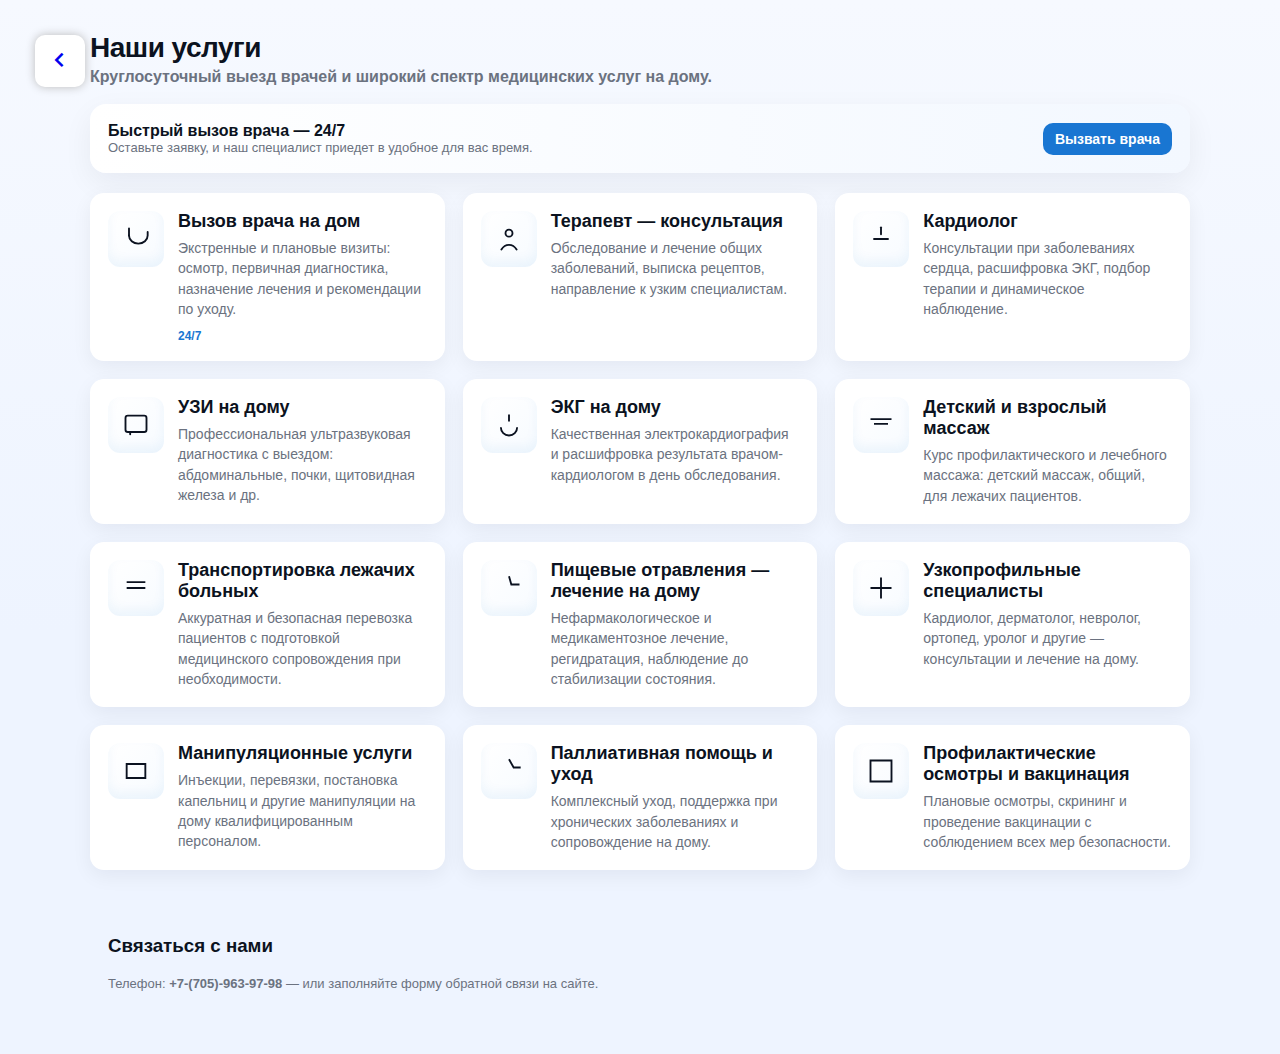
<file: dom-med/static/html/uslug.html>
<!doctype html>
<html lang="ru">
<head>
  <meta charset="utf-8" />
  <meta name="viewport" content="width=device-width,initial-scale=1" />
  <link rel="stylesheet" href="../css/uslug.css">
  <link href='https://unpkg.com/boxicons@2.1.4/css/boxicons.min.css' rel='stylesheet'>
  <title>Перечень услуг — Медицинский сервис</title>
  </head>
<body>
  <div class="wrap">

    <div class="back_icon"><a href="../../templates/index.html"><i class='bx bx-chevron-left'></i></a></div>


    <header>
      <div>
        <h1>Наши услуги</h1>
        <p>Круглосуточный выезд врачей и широкий спектр медицинских услуг на дому.</p>
      </div>
    </header>

    <section class="hero-card">
      <div class="hero-left">
        <strong>Быстрый вызов врача — 24/7</strong>
        <div class="small-muted">Оставьте заявку, и наш специалист приедет в удобное для вас время.</div>
      </div>
      <div>
        <a href="tel:+77059639798"><button class="btn" onclick="document.getElementById('contact').scrollIntoView({behavior:'smooth'})">Вызвать врача</button></a>
      </div>
    </section>

    <section class="grid" aria-label="Перечень услуг">

      <!-- card 1 -->
      <article class="card">
        <div class="icon" aria-hidden="true">
          <!-- stethoscope svg -->
          <svg width="28" height="28" viewBox="0 0 24 24" fill="none" xmlns="http://www.w3.org/2000/svg"><path d="M6 3v6" stroke="currentColor" stroke-width="1.6" stroke-linecap="round" stroke-linejoin="round"/><path d="M6 9c0 3.866 3.582 7 8 7s8-3.134 8-7v-3" stroke="currentColor" stroke-width="1.6" stroke-linecap="round" stroke-linejoin="round"/></svg>
        </div>
        <div>
          <h3 class="title">Вызов врача на дом</h3>
          <p class="desc">Экстренные и плановые визиты: осмотр, первичная диагностика, назначение лечения и рекомендации по уходу.</p>
          <div class="meta"><span class="tag">24/7</span></div>
        </div>
      </article>

      <!-- card 2 -->
      <article class="card">
        <div class="icon" aria-hidden="true">
          <svg width="28" height="28" viewBox="0 0 24 24" fill="none" xmlns="http://www.w3.org/2000/svg"><circle cx="12" cy="7" r="3" stroke="currentColor" stroke-width="1.6"/><path d="M5.5 21c1.7-2.8 4.6-4 6.5-4s4.8 1.2 6.5 4" stroke="currentColor" stroke-width="1.6" stroke-linecap="round"/></svg>
        </div>
        <div>
          <h3 class="title">Терапевт — консультация</h3>
          <p class="desc">Обследование и лечение общих заболеваний, выписка рецептов, направление к узким специалистам.</p>
        </div>
      </article>

      <!-- card 3 -->
      <article class="card">
        <div class="icon" aria-hidden="true">
          <svg width="28" height="28" viewBox="0 0 24 24" fill="none" xmlns="http://www.w3.org/2000/svg"><path d="M12 2v6" stroke="currentColor" stroke-width="1.6" stroke-linecap="round"/><path d="M6 12h12" stroke="currentColor" stroke-width="1.6" stroke-linecap="round"/></svg>
        </div>
        <div>
          <h3 class="title">Кардиолог</h3>
          <p class="desc">Консультации при заболеваниях сердца, расшифровка ЭКГ, подбор терапии и динамическое наблюдение.</p>
        </div>
      </article>

      <!-- card 4 -->
      <article class="card">
        <div class="icon" aria-hidden="true">
          <svg width="28" height="28" viewBox="0 0 24 24" fill="none" xmlns="http://www.w3.org/2000/svg"><rect x="3" y="4" width="18" height="14" rx="2" stroke="currentColor" stroke-width="1.6"/><path d="M7 20v-2" stroke="currentColor" stroke-width="1.6" stroke-linecap="round"/></svg>
        </div>
        <div>
          <h3 class="title">УЗИ на дому</h3>
          <p class="desc">Профессиональная ультразвуковая диагностика с выездом: абдоминальные, почки, щитовидная железа и др.</p>
        </div>
      </article>

      <!-- card 5 -->
      <article class="card">
        <div class="icon" aria-hidden="true">
          <svg width="28" height="28" viewBox="0 0 24 24" fill="none" xmlns="http://www.w3.org/2000/svg"><path d="M12 3v6" stroke="currentColor" stroke-width="1.6"/><path d="M19 14a7 7 0 0 1-14 0" stroke="currentColor" stroke-width="1.6"/></svg>
        </div>
        <div>
          <h3 class="title">ЭКГ на дому</h3>
          <p class="desc">Качественная электрокардиография и расшифровка результата врачом-кардиологом в день обследования.</p>
        </div>
      </article>

      <!-- card 6 -->
      <article class="card">
        <div class="icon" aria-hidden="true">
          <svg width="28" height="28" viewBox="0 0 24 24" fill="none" xmlns="http://www.w3.org/2000/svg"><path d="M3 7h18" stroke="currentColor" stroke-width="1.6"/><path d="M6 11h12" stroke="currentColor" stroke-width="1.6"/></svg>
        </div>
        <div>
          <h3 class="title">Детский и взрослый массаж</h3>
          <p class="desc">Курс профилактического и лечебного массажа: детский массаж, общий, для лежачих пациентов.</p>
        </div>
      </article>

      <!-- card 7 -->
      <article class="card">
        <div class="icon" aria-hidden="true">
          <svg width="28" height="28" viewBox="0 0 24 24" fill="none" xmlns="http://www.w3.org/2000/svg"><path d="M4 7h16" stroke="currentColor" stroke-width="1.6"/><path d="M4 12h16" stroke="currentColor" stroke-width="1.6"/></svg>
        </div>
        <div>
          <h3 class="title">Транспортировка лежачих больных</h3>
          <p class="desc">Аккуратная и безопасная перевозка пациентов с подготовкой медицинского сопровождения при необходимости.</p>
        </div>
      </article>

      <!-- card 8 -->
      <article class="card">
        <div class="icon" aria-hidden="true">
          <svg width="28" height="28" viewBox="0 0 24 24" fill="none" xmlns="http://www.w3.org/2000/svg"><path d="M12 2l2 7h7" stroke="currentColor" stroke-width="1.6"/></svg>
        </div>
        <div>
          <h3 class="title">Пищевые отравления — лечение на дому</h3>
          <p class="desc">Нефармакологическое и медикаментозное лечение, регидратация, наблюдение до стабилизации состояния.</p>
        </div>
      </article>

      <!-- card 9 -->
      <article class="card">
        <div class="icon" aria-hidden="true">
          <svg width="28" height="28" viewBox="0 0 24 24" fill="none" xmlns="http://www.w3.org/2000/svg"><path d="M3 12h18" stroke="currentColor" stroke-width="1.6"/><path d="M12 3v18" stroke="currentColor" stroke-width="1.6"/></svg>
        </div>
        <div>
          <h3 class="title">Узкопрофильные специалисты</h3>
          <p class="desc">Кардиолог, дерматолог, невролог, ортопед, уролог и другие — консультации и лечение на дому.</p>
        </div>
      </article>

      <!-- card 10 -->
      <article class="card">
        <div class="icon" aria-hidden="true">
          <svg width="28" height="28" viewBox="0 0 24 24" fill="none" xmlns="http://www.w3.org/2000/svg"><path d="M4 6h16v12H4z" stroke="currentColor" stroke-width="1.6"/></svg>
        </div>
        <div>
          <h3 class="title">Манипуляционные услуги</h3>
          <p class="desc">Инъекции, перевязки, постановка капельниц и другие манипуляции на дому квалифицированным персоналом.</p>
        </div>
      </article>

      <!-- card 11 -->
      <article class="card">
        <div class="icon" aria-hidden="true">
          <svg width="28" height="28" viewBox="0 0 24 24" fill="none" xmlns="http://www.w3.org/2000/svg"><path d="M12 2l4 7h6" stroke="currentColor" stroke-width="1.6"/></svg>
        </div>
        <div>
          <h3 class="title">Паллиативная помощь и уход</h3>
          <p class="desc">Комплексный уход, поддержка при хронических заболеваниях и сопровождение на дому.</p>
        </div>
      </article>

      <!-- card 12 -->
      <article class="card">
        <div class="icon" aria-hidden="true">
          <svg width="28" height="28" viewBox="0 0 24 24" fill="none" xmlns="http://www.w3.org/2000/svg"><path d="M3 3h18v18H3z" stroke="currentColor" stroke-width="1.6"/></svg>
        </div>
        <div>
          <h3 class="title">Профилактические осмотры и вакцинация</h3>
          <p class="desc">Плановые осмотры, скрининг и проведение вакцинации с соблюдением всех мер безопасности.</p>
        </div>
      </article>

    </section>

    <!-- contact anchor -->
    <div id="contact" style="margin-top:28px;padding:18px;border-radius:12px;background:transparent;">
      <h3>Связаться с нами</h3>
      <p class="small-muted">Телефон: <strong>+7-(705)-963-97-98</strong> — или заполняйте форму обратной связи на сайте.</p>
    </div>

  </div>
</body>
</html>
</file>
<file: med_home/css/style.css>
*{
    scroll-behavior: smooth;
}

body{
    --main-color:#5c92ff;
    --main-color-2:#0f4469;
    font-family: sans-serif;
    margin: 0;
}


header{
    width: 100%;
    margin-top: 40px;
}

a{
    text-decoration: none;
}


.all_header{
    max-width: 80rem;
    display: flex;
    justify-content: space-between;
    align-self: center;
    margin: auto;
    align-items: center;
}

.header{
    box-shadow: 0 0 1px var(--main-color);
    height: auto;
    border-radius: 50px;
    padding: 12px 30px;
    background: var(--main-color);
}

.header_logo{
    width: 300px;
}

.header_logo img{
    width: 100%;
}

.menu{
    display: flex;
}

.menu p{
    margin: 0 30px;
    color: white;
    cursor: pointer;
}

.menu p a{
    color: white;
    transition: all .3s;
}

.menu a:hover{
    color: skyblue;
}

.header_call{
    padding: 6px 30px;
    display: flex;
    gap: 30px;
    box-shadow: none;
    background: #5c92ff;
    border-radius: 500px;
}

.header_call i{
    font-size: 25px;
    border-radius: 50%;
    color: #5c92ff;
    background: white;
    cursor: pointer;
    padding: 5px;
}


main{
    width: 100%;
}


.main_center{
    max-width: 80rem;
    margin: auto;
    display: flex;
    align-items: center;
    position: relative;
}


.main_texts{
    margin-top: 170px;
    max-width: 800px;
}

.main_texts h1{
    font-size: 60px;
    color: var(--main-color-2);
}

.main_texts p{
    font-size: 16px;
    color:#5F666D;
}

.call_phone{
    margin-top: 50px;
}

.main_texts a{
    padding: 13px 30px;
    border-radius: 10px;
    background: var(--main-color);
    color: white;

}



nav{
    width: 100%;
    margin-top: 260px;
    font-family: sans-serif;
}

.nav_bar{
    max-width: 80rem;
    margin: auto;
}

.nav_bar h1{
    font-size: 35px;
    color:var(--main-color-2);
    text-align: center;
}

.nav_bar p{
    color: #5F666D;
    max-width: 900px;
    margin: auto;
}

.nav_bar p.first_text_p{
    text-align: center;
}

.nav_bar_texts{
    display: flex;
    justify-content: space-between;
    flex-wrap: wrap;
}

.abouts{
    display: flex;
    align-items: center;
    gap: 10px;
    width: 400px;
    margin-top: 100px;
    border-radius: 10px;
    box-shadow: 0px 0px 10px rgba(0, 0, 0, 0.086);
}

.abouts svg{
    max-width: 100px;
    padding: 10px 0;
    color: #5c92ff;
    border-right: 1px solid rgb(217, 217, 217);
}

.abouts img{
    max-width: 150px;
    padding: 10px 0;
    color: #5c92ff;
    border-right: 1px solid rgb(217, 217, 217);
}

.doctor_catygory p{
    color: #5F666D;
}

.doctor_catygory h2{
    color:var(--main-color-2);
}




#secound_nav{
    margin-top: 120px;
}
  
  .nav_bar{
    max-width: 80rem;
    margin: auto;
  }

  .nav_bar_h2 h2{
    font-size: 30px;
    border-bottom: 1px solid #ebebeb;
    color: var(--main-color-2);
  }


  .display_nav{
    display: flex;
    justify-content: space-between;
    flex-wrap: wrap;
    gap: 5px;
    }   

    .doctors{
        width: 250px;
        height: 100px;
        padding: 5px 20px;
        background: white;
        border-radius: 5px;
        border: 1px solid #ebebeb;
        margin-bottom: 20px;
        box-shadow: 3px 2px 10px rgb(226, 226, 226);
    }

    .doctors h3{
        color: black;
        margin-bottom: 30px;
    }

    .doctors a{
        border-radius: 5px;
        border: 1px solid #712525;
        color: #712525;
        padding: 5px 20px;
        transition: all .3s;
    }

    .doctors a:hover{
        border-radius: 5px;
        border: 1px solid #712525;
        color: white;
        background: #712525;
        padding: 5px 20px;
    }

    .about_uslugiy{
        width: 380px;
        height: 460px;
        padding: 10px;
        box-shadow: 0px 0px 10px rgba(0, 0, 0, 0.086);
        border-radius: 10px;
        margin-bottom: 15px;
        position: relative;
    }

    .about_uslugiy img{
        width: 100%;
        height: 360px;
        border-radius: 10px;
    }

    .about_uslugiy h3{
        color: var(--main-color);
        
    }

    .about_uslugiy a{
        position: absolute;
        bottom: 20px;
        color: #5385a8;
    }



    .about_uslugiy p{
        color: #797979;
    }




    #therd_nav{
        margin-top: 90px;
        background-image: url(../image/holiday-inn-express-and-suites-michigan-city-6342510055-2x1.webp);
        background-size: cover;
        height: 450px;
        background-repeat: no-repeat;
        
    }


    .therd_nav_bar{
        
        width: 100%;
    }

    .therd_bar{
        max-width: 80rem;
        margin: auto;
        display: flex;
        gap: 40px;
    }

    .therd_image img{
        max-width: 600px;
        border-radius: 1px;
    }

    .therd_texts{
        max-width: 500px;
    }

    .therd_texts h1{
        font-size: 30px;
        color: var(--main-color-2);
    }

    .therd_texts p{
        color: #797979;
        font-size: 16px;
        font-weight: 500;
        letter-spacing: .4px;
    }

    .therd_icons p{
        display: flex;
        gap: 10px;
    }

    .therd_icons p i{
        font-size: 25px;
        color: var(--main-color);
    }

   .therd_texts a {
        position: relative;
        top: 50px;
        padding: 18px 35px;
        background: var(--main-color);
        color: white;
        border-radius: 10px;
        transition: all .3s;
    }

    .therd_texts a:hover{
        background:#cd7777;
    }


    .otzivi{
        width: 100%;
        margin-top: 200px;
    }

    .otziv_11{
        max-width: 80rem;
        margin: auto;
    }

    .otziv_11 h1{
        color: #0f4469;
    }

    .img_9821{
        display: flex;
        justify-content: space-evenly;
        flex-wrap: wrap;
    }

    .img_9821 img{
        max-width:600px;
    }


    footer{
        width: 100%;
        background: var(--main-color-2);
        color: white;
    }

    .footer_center{
        max-width: 80rem;
        margin: auto;
        display: flex;
        justify-content: space-between;
        padding-top: 90px;
        padding-bottom: 30px;
    }


    .logo_footer h1{
        font-size: 60px;
        font-family: none;
        margin-top: 10px;
        margin-bottom: 25px;
    }

    .logo_footer p{
        font-size: 20px;
        margin: 0;
    }

    .icons{
        display: flex;
        gap: 10px;
        margin-top: 70px;
    }

    .icons i{
        font-size: 25px;
        background: #5c92ff5c;
        padding: 10px;
        border-radius: 50px;
        transition: all .3s;
        cursor: pointer ;
    }

    .icons i:hover{
        background: #5c92ff;
    }
    

    .footer_texts{
        display: flex;
        gap: 90px;
    }

    .link h1{
        font-size: 22px;
        margin-left: 0;
    }

    .link p{
        font-size: 16px;
        cursor: pointer;
    }

    .footer_2{
        margin-top:.9px;
    }

    .last_footer_text{
        text-align: center;
        padding: 20px 0;
        color: rgba(255, 255, 255, 0.847);
    }

    .last_footer_text h1{
        font-size: 20px;
    }

    #menu-toggle{
        display: none;
    }

    .display_nona_menu{
        display: none;
      }

    

    .med_car_home{
        display: none;
    }

    @media only screen and ( max-width:1050px){

        .nav_bar_texts{
            padding: 0 15px;
        }

        .abouts{
            width: 310px;
        }

        .main_center{
            margin-left: 15px;
        }

        .about_uslugiy{
            width: 480px;
            height: 520px;
        }

        .about_uslugiy img{
            height: 430px;
        }

        .all_header{
            padding: 0 15px;
        }

        .header{
            display: none;
        }
    }

    @media only screen and ( max-width:850px){



        .display_nona_menu{
            display: block;
          }

          .header{
            display: none;
          }  
          .header_call{
            display: none;
    
          }

          .display_nav{
            justify-content: center;
            gap: 35px;
          }

          .menu-btn {
            position: absolute;
            top: 35px;
            right: 10px;
            background-color: var(--main-color);
            color: white;
            padding: 10px 15px;
            cursor: pointer;
            border-radius: 5px;
            z-index: 1001;
          }
        
          /* Сайдбар */
          .sidebar {
            position: fixed;
            top: 0;
            right: -250px;
            width: 250px;
            height: 100%;
            background-color: var(--main-color);
            overflow-x: hidden;
            padding-top: 60px;
            transition: 0.3s;
            z-index: 1000;
          }
        
          .sidebar a {
            display: block;
            color: white;
            padding: 15px 25px;
            text-decoration: none;
          }
        
          .sidebar a:hover {
            background-color: var(--main-color-2);
          }
        
          /* Показываем меню при активации чекбокса */
          #menu-toggle:checked ~ .sidebar {
            right: 0;
          }
        
          /* Затемнение фона */
          .overlay {
            display: none;
            position: fixed;
            top: 0; left: 0;
            width: 100%; height: 100%;
            background-color: rgba(0,0,0,0.5);
            z-index: 999;
          }
        
          #menu-toggle:checked ~ .overlay {
            display: block;
          }

          .abouts{
            width: 390px;
          }

          .about_uslugiy{
            width: 360px;
          }

          .footer_center{
            flex-direction: column;
            align-items: center;
          }

          .about_uslugiy img{
            height: 380px;
          }

    }


     @media only screen and ( max-width:600px){
      .header{
        display: none;
      }  
      .header_call{
        display: none;

      }
      
      .header_logo{
        width: 200px;
      }

      .all_header{
        padding: 0 15px;
      }

      .about_uslugiy{
        gap: 0;
        height: auto;
        width: 100%;
      }

      .about_uslugiy a{
        position: static;
        margin-top: 15px;
        font-weight: 600;
      }

      nav{
        margin-top: 115px;
      }


      .about_uslugiy p{
        margin-bottom: 20px;
      }

      .main_center{
        padding: 0 15px;
        margin-left: 0;
      }

      .nav_bar{
        padding: 0 15px;
      }

      .med_car_home{
        display: block;
        position: absolute;
        bottom: -270px;
        width: 90%;
        margin: auto;
    }

    .about_uslugiy img{
        width: 100%;
        height: 300px;
        border-radius: 10px;
    }

      .display_nona_menu{
        display: block;
      }
      .main_texts h1{
        font-size: 29px;
        font-weight: 900;
      }

      .about_uslugiy h3{
        font-weight: 900;
      }

      .main_texts{
        margin-top: 120px;
        margin-bottom: 0;
      }

      .main_texts a{
        position: absolute;
        right: 15px;
        bottom: -15px;
        font-size: 14px;
      }

      .therd_texts a{
        padding: 15px 10px;
      }

      #therd_nav{
        margin-top: 100px;
        padding-bottom: 40px;
      }


      .main_texts{
        margin-bottom: 80px;
        position: relative;
      }

      .abouts{
        width: 100%;
        margin-top: 25px;
        border-radius: 10px;
        box-shadow: 0 0 10px rgb(217, 217, 217);
      }

      .display_nav{
        justify-content: center;
      }

      .therd_bar{
        flex-wrap:wrap;
        flex-direction:column-reverse;
        padding: 0 15px;
      }

      .therd_image img{
        width: 100%;
        margin-top: 40px;
      }
      

      .img_9821 img{
        width: 100%;
      }

      .footer_center{
        flex-wrap: wrap;
        padding: 0 15px;
        align-items: flex-start;
      }

      .footer_texts{
        flex-direction: column;
        gap: 20px;
        margin-top: 30px;
      }

      .icons{
        flex-wrap: wrap;
        margin-top: 30px;
      }

      .otziv_11{
        padding: 0 15px;
      }

        /* Кнопка (метка для чекбокса) */
  .menu-btn {
    position: absolute;
    top: 35px;
    right: 10px;
    background-color: var(--main-color);
    color: white;
    padding: 10px 15px;
    cursor: pointer;
    border-radius: 5px;
    z-index: 1001;
  }

  /* Сайдбар */
  .sidebar {
    position: fixed;
    top: 0;
    right: -250px;
    width: 250px;
    height: 100%;
    background-color: var(--main-color);
    overflow-x: hidden;
    padding-top: 60px;
    transition: 0.3s;
    z-index: 1000;
  }

  .sidebar a {
    display: block;
    color: white;
    padding: 15px 25px;
    text-decoration: none;
  }

  .sidebar a:hover {
    background-color: var(--main-color-2);
  }

  /* Показываем меню при активации чекбокса */
  #menu-toggle:checked ~ .sidebar {
    right: 0;
  }

  /* Затемнение фона */
  .overlay {
    display: none;
    position: fixed;
    top: 0; left: 0;
    width: 100%; height: 100%;
    background-color: rgba(0,0,0,0.5);
    z-index: 999;
  }

  #menu-toggle:checked ~ .overlay {
    display: block;
  }
    }


@media only screen and ( max-width:450px){
    .about_uslugiy img{
        height: 350px;
    }
}


@media only screen and ( max-width:380px){
    .about_uslugiy img{
        height: 300px;
    }
}
</file>
<file: med_home/css/about_dc.css>
:root {
    --bg: #f5f7fb;
    --card:
        #ffffff;
    --muted: #6b7280;
    --accent: #2563eb
}

* {
    box-sizing: border-box
}

body {
    font-family: Inter, system-ui, -apple-system, 'Segoe UI', Roboto, 'Helvetica Neue', Arial;
    margin: 0;
    background: var(--bg);
    color: #0f172a
}

.back_icon{
    position: absolute;
    top: 35px;
    left: 35px;
    padding: 10px;
    background: white;
    color: black;
    border-radius: 10px;
    box-shadow: 0 0 10px rgb(187, 187, 187);
}

.back_icon i{
    font-size: 30px;
    font-weight: bold;
}

.wrap {
    max-width: 1100px;
    margin: 40px auto;
    padding: 20px
}

header {
    display: flex;
    align-items: center;
    justify-content: space-between;
    margin-bottom: 18px
}

header h1 {
    font-size: 22px;
    margin: 0;
    font-weight: bold;
}

header p {
    margin: 0;
    color: var(--muted);
}

.grid {
    display: grid;
    grid-template-columns: repeat(1, 1fr);
    gap: 16px
}

@media(min-width:560px) {
    .grid {
        grid-template-columns: repeat(2, 1fr)
    }
}

@media(min-width:900px) {
    .grid {
        grid-template-columns: repeat(3, 1fr)
    }
}

.card {
    background: var(--card);
    border-radius: 12px;
    padding: 18px;
    box-shadow: 0 6px 18px rgba(15, 23, 42, 0.06);
    display: flex;
    gap: 14px;
    align-items: flex-start;
    transition: transform .18s ease, box-shadow .18s ease
}

.card:hover {
    transform: translateY(-6px);
    box-shadow: 0 18px 40px rgba(15, 23, 42, 0.08)
}

.icon {
    width: 64px;
    height: 64px;
    flex: 0 0 64px;
    border-radius: 10px;
    display: grid;
    place-items: center;
    background: linear-gradient(135deg, rgba(37, 99, 235, 0.08), rgba(37, 99, 235, 0.02))
}

.title {
    font-weight: 600;
    margin: 0 0 6px 0;
    font-weight: bold;
}

.desc {
    margin: 0;
    color: var(--muted);
    font-size: 14px;
    line-height: 1.45
}

.meta {
    margin-top: 10px;
    display: flex;
    gap: 8px;
    align-items: center
}

.btn {
    padding: 8px 12px;
    border-radius: 8px;
    border: 1px solid rgba(15, 23, 42, 0.06);
    background: transparent;
    cursor: pointer;
    font-weight: 600;
}

.btn.primary {
    background: var(--accent);
    color: white;
    border: none
}

svg {
    width: 36px;
    height: 36px
}

@media(max-width:768px){
    .back_icon{
        width: 50px;
        text-align: center;
        position: relative;
        top: 0;
        left: 0;
        margin-bottom: 50px;
    }

    .back_icon i{
        font-size: 20px;
    }
}
</file>
<file: med_home/css/about_us.css>
:root {
    --bg: #f6f9ff;
    --card: #ffffff;
    --accent: #1976d2;
    --muted: #6b7280;
    --radius: 14px;
    --glass: rgba(255, 255, 255, 0.6);
    font-family: Inter, "Helvetica Neue", Arial, sans-serif;
}

body {
    margin: 0;
    background: linear-gradient(180deg, var(--bg), #eef4ff 60%);
    color: #0b1220;
    -webkit-font-smoothing: antialiased;
    -moz-osx-font-smoothing: grayscale;
    padding: 32px;
}

.wrap {
    max-width: 1000px;
    margin: 0 auto;
}

.back_icon{
    position: absolute;
    top: 35px;
    left: 35px;
    padding: 10px;
    background: white;
    color: black;
    border-radius: 10px;
    box-shadow: 0 0 10px rgb(187, 187, 187);
}

.back_icon i{
    font-size: 30px;
}


header {
    margin-bottom: 28px;
}

header h1 {
    margin: 0;
    font-size: 32px;
    letter-spacing: -0.5px;
}

header p {
    margin: 6px 0 0;
    color: var(--muted)
}

.about {
    background: var(--card);
    border-radius: var(--radius);
    box-shadow: 0 10px 30px rgba(15, 23, 42, 0.08);
    padding: 28px;
    line-height: 1.6;
    font-size: 16px;
}

.about h2 {
    margin-top: 0;
    font-size: 24px;
}

.grid {
    display: grid;
    grid-template-columns: repeat(2, 1fr);
    gap: 20px;
    margin-top: 24px;
}

.card {
    background: var(--card);
    border-radius: var(--radius);
    padding: 20px;
    box-shadow: 0 6px 20px rgba(15, 23, 42, 0.06);
    transition: transform .18s ease, box-shadow .18s ease;
}

.card:hover {
    transform: translateY(-6px);
    box-shadow: 0 18px 40px rgba(15, 23, 42, 0.12)
}

.card h3 {
    margin-top: 0;
    font-size: 18px
}

.card p {
    margin: 8px 0 0;
    color: var(--muted);
    font-size: 14px
}

@media(max-width:768px) {
    .grid {
        grid-template-columns: 1fr
    }

    body {
        padding: 18px
    }

    .back_icon{
        width: 20px;
        text-align: center;
        position: relative;
        top: 0;
        left: 0;
        margin-bottom: 50px;
    }

    .back_icon i{
        font-size: 20px;
    }
}
</file>
<file: med_home/css/uslug.css>
:root {
    --bg: #f6f9ff;
    --card: #ffffff;
    --accent: #1976d2;
    --muted: #6b7280;
    --radius: 14px;
    --glass: rgba(255, 255, 255, 0.6);
    font-family: Inter, "Helvetica Neue", Arial, sans-serif;
}

body {
    margin: 0;
    background: linear-gradient(180deg, var(--bg), #eef4ff 60%);
    color: #0b1220;
    -webkit-font-smoothing: antialiased;
    -moz-osx-font-smoothing: grayscale;
    padding: 32px;
}

.wrap {
    max-width: 1100px;
    margin: 0 auto;
}

.back_icon{
    position: absolute;
    top: 35px;
    left: 35px;
    padding: 10px;
    background: white;
    color: black;
    border-radius: 10px;
    box-shadow: 0 0 10px rgb(187, 187, 187);
}

.back_icon i{
    font-size: 30px;
}


header {
    display: flex;
    align-items: flex-start;
    gap: 18px;
    margin-bottom: 18px;
}

header h1 {
    margin: 0;
    font-size: 28px;
    letter-spacing: -0.5px;
    font-weight: bold;
}

header p {
    margin: 4px 0 0;
    color: var(--muted);
    font-weight: bold;
}

.grid {
    display: grid;
    grid-template-columns: repeat(3, 1fr);
    gap: 18px;
}

@media (max-width:960px) {
    .grid {
        grid-template-columns: repeat(2, 1fr)
    }
}

@media (max-width:600px) {
    .grid {
        grid-template-columns: 1fr
    }

    body {
        padding: 18px
    }
}

.card {
    background: var(--card);
    border-radius: var(--radius);
    padding: 18px;
    box-shadow: 0 6px 20px rgba(15, 23, 42, 0.06);
    display: flex;
    gap: 14px;
    align-items: flex-start;
    transition: transform .18s ease, box-shadow .18s ease;
    overflow: hidden;
}

.card:hover {
    transform: translateY(-6px);
    box-shadow: 0 18px 40px rgba(15, 23, 42, 0.12)
}

.icon {
    min-width: 56px;
    min-height: 56px;
    border-radius: 12px;
    background: linear-gradient(135deg, var(--glass), #f7fbff);
    display: flex;
    align-items: center;
    justify-content: center;
    flex-shrink: 0;
    box-shadow: inset 0 -6px 12px rgba(25, 118, 210, 0.06);
}

.title {
    margin: 0 0 6px 0;
    font-size: 18px;
}

.desc {
    margin: 0;
    color: var(--muted);
    font-size: 14px;
    line-height: 1.45
}

.meta {
    margin-top: 10px;
    display: flex;
    gap: 10px;
    align-items: center
}

.btn {
    padding: 8px 12px;
    border-radius: 10px;
    border: 0;
    background: var(--accent);
    color: #fff;
    font-weight: 600;
    cursor: pointer;
    font-size: 14px
}

.tag {
    font-size: 12px;
    color: var(--accent);
    font-weight: 600
}

/* large header card */
.hero-card {
    display: flex;
    align-items: center;
    justify-content: space-between;
    padding: 18px;
    border-radius: 16px;
    margin-bottom: 20px;
    background: linear-gradient(90deg, #ffffff, #f3f8ff);
    box-shadow: 0 10px 30px rgba(15, 23, 42, 0.06)
}

.hero-left {
    max-width: 66%
}

.small-muted {
    color: var(--muted);
    font-size: 13px
}


@media(max-width:768px){
    .back_icon{
        width: 20px;
        text-align: center;
        position: relative;
        top: 0;
        left: 0;
        margin-bottom: 50px;
    }

    .back_icon i{
        font-size: 20px;
    }
}
</file>
<file: static/css/about_dc.css>
:root {
    --bg: #f5f7fb;
    --card:
        #ffffff;
    --muted: #6b7280;
    --accent: #2563eb
}

* {
    box-sizing: border-box
}

body {
    font-family: Inter, system-ui, -apple-system, 'Segoe UI', Roboto, 'Helvetica Neue', Arial;
    margin: 0;
    background: var(--bg);
    color: #0f172a
}

.back_icon{
    position: absolute;
    top: 35px;
    left: 35px;
    padding: 10px;
    background: white;
    color: black;
    border-radius: 10px;
    box-shadow: 0 0 10px rgb(187, 187, 187);
}

.back_icon i{
    font-size: 30px;
    font-weight: bold;
}

.wrap {
    max-width: 1100px;
    margin: 40px auto;
    padding: 20px
}

header {
    display: flex;
    align-items: center;
    justify-content: space-between;
    margin-bottom: 18px
}

header h1 {
    font-size: 22px;
    margin: 0;
    font-weight: bold;
}

header p {
    margin: 0;
    color: var(--muted);
}

.grid {
    display: grid;
    grid-template-columns: repeat(1, 1fr);
    gap: 16px
}

@media(min-width:560px) {
    .grid {
        grid-template-columns: repeat(2, 1fr)
    }
}

@media(min-width:900px) {
    .grid {
        grid-template-columns: repeat(3, 1fr)
    }
}

.card {
    background: var(--card);
    border-radius: 12px;
    padding: 18px;
    box-shadow: 0 6px 18px rgba(15, 23, 42, 0.06);
    display: flex;
    gap: 14px;
    align-items: flex-start;
    transition: transform .18s ease, box-shadow .18s ease
}

.card:hover {
    transform: translateY(-6px);
    box-shadow: 0 18px 40px rgba(15, 23, 42, 0.08)
}

.icon {
    width: 64px;
    height: 64px;
    flex: 0 0 64px;
    border-radius: 10px;
    display: grid;
    place-items: center;
    background: linear-gradient(135deg, rgba(37, 99, 235, 0.08), rgba(37, 99, 235, 0.02))
}

.title {
    font-weight: 600;
    margin: 0 0 6px 0;
    font-weight: bold;
}

.desc {
    margin: 0;
    color: var(--muted);
    font-size: 14px;
    line-height: 1.45
}

.meta {
    margin-top: 10px;
    display: flex;
    gap: 8px;
    align-items: center
}

.btn {
    padding: 8px 12px;
    border-radius: 8px;
    border: 1px solid rgba(15, 23, 42, 0.06);
    background: transparent;
    cursor: pointer;
    font-weight: 600;
}

.btn.primary {
    background: var(--accent);
    color: white;
    border: none
}

svg {
    width: 36px;
    height: 36px
}

@media(max-width:768px){
    .back_icon{
        width: 50px;
        text-align: center;
        position: relative;
        top: 0;
        left: 0;
        margin-bottom: 50px;
    }

    .back_icon i{
        font-size: 20px;
    }
}
</file>
<file: static/css/about_us.css>
:root {
    --bg: #f6f9ff;
    --card: #ffffff;
    --accent: #1976d2;
    --muted: #6b7280;
    --radius: 14px;
    --glass: rgba(255, 255, 255, 0.6);
    font-family: Inter, "Helvetica Neue", Arial, sans-serif;
}

body {
    margin: 0;
    background: linear-gradient(180deg, var(--bg), #eef4ff 60%);
    color: #0b1220;
    -webkit-font-smoothing: antialiased;
    -moz-osx-font-smoothing: grayscale;
    padding: 32px;
}

.wrap {
    max-width: 1000px;
    margin: 0 auto;
}

.back_icon{
    position: absolute;
    top: 35px;
    left: 35px;
    padding: 10px;
    background: white;
    color: black;
    border-radius: 10px;
    box-shadow: 0 0 10px rgb(187, 187, 187);
}

.back_icon i{
    font-size: 30px;
}


header {
    margin-bottom: 28px;
}

header h1 {
    margin: 0;
    font-size: 32px;
    letter-spacing: -0.5px;
}

header p {
    margin: 6px 0 0;
    color: var(--muted)
}

.about {
    background: var(--card);
    border-radius: var(--radius);
    box-shadow: 0 10px 30px rgba(15, 23, 42, 0.08);
    padding: 28px;
    line-height: 1.6;
    font-size: 16px;
}

.about h2 {
    margin-top: 0;
    font-size: 24px;
}

.grid {
    display: grid;
    grid-template-columns: repeat(2, 1fr);
    gap: 20px;
    margin-top: 24px;
}

.card {
    background: var(--card);
    border-radius: var(--radius);
    padding: 20px;
    box-shadow: 0 6px 20px rgba(15, 23, 42, 0.06);
    transition: transform .18s ease, box-shadow .18s ease;
}

.card:hover {
    transform: translateY(-6px);
    box-shadow: 0 18px 40px rgba(15, 23, 42, 0.12)
}

.card h3 {
    margin-top: 0;
    font-size: 18px
}

.card p {
    margin: 8px 0 0;
    color: var(--muted);
    font-size: 14px
}

@media(max-width:768px) {
    .grid {
        grid-template-columns: 1fr
    }

    body {
        padding: 18px
    }

    .back_icon{
        width: 20px;
        text-align: center;
        position: relative;
        top: 0;
        left: 0;
        margin-bottom: 50px;
    }

    .back_icon i{
        font-size: 20px;
    }
}
</file>
<file: static/css/uslug.css>
:root {
    --bg: #f6f9ff;
    --card: #ffffff;
    --accent: #1976d2;
    --muted: #6b7280;
    --radius: 14px;
    --glass: rgba(255, 255, 255, 0.6);
    font-family: Inter, "Helvetica Neue", Arial, sans-serif;
}

body {
    margin: 0;
    background: linear-gradient(180deg, var(--bg), #eef4ff 60%);
    color: #0b1220;
    -webkit-font-smoothing: antialiased;
    -moz-osx-font-smoothing: grayscale;
    padding: 32px;
}

.wrap {
    max-width: 1100px;
    margin: 0 auto;
}

.back_icon{
    position: absolute;
    top: 35px;
    left: 35px;
    padding: 10px;
    background: white;
    color: black;
    border-radius: 10px;
    box-shadow: 0 0 10px rgb(187, 187, 187);
}

.back_icon i{
    font-size: 30px;
}


header {
    display: flex;
    align-items: flex-start;
    gap: 18px;
    margin-bottom: 18px;
}

header h1 {
    margin: 0;
    font-size: 28px;
    letter-spacing: -0.5px;
    font-weight: bold;
}

header p {
    margin: 4px 0 0;
    color: var(--muted);
    font-weight: bold;
}

.grid {
    display: grid;
    grid-template-columns: repeat(3, 1fr);
    gap: 18px;
}

@media (max-width:960px) {
    .grid {
        grid-template-columns: repeat(2, 1fr)
    }
}

@media (max-width:600px) {
    .grid {
        grid-template-columns: 1fr
    }

    body {
        padding: 18px
    }
}

.card {
    background: var(--card);
    border-radius: var(--radius);
    padding: 18px;
    box-shadow: 0 6px 20px rgba(15, 23, 42, 0.06);
    display: flex;
    gap: 14px;
    align-items: flex-start;
    transition: transform .18s ease, box-shadow .18s ease;
    overflow: hidden;
}

.card:hover {
    transform: translateY(-6px);
    box-shadow: 0 18px 40px rgba(15, 23, 42, 0.12)
}

.icon {
    min-width: 56px;
    min-height: 56px;
    border-radius: 12px;
    background: linear-gradient(135deg, var(--glass), #f7fbff);
    display: flex;
    align-items: center;
    justify-content: center;
    flex-shrink: 0;
    box-shadow: inset 0 -6px 12px rgba(25, 118, 210, 0.06);
}

.title {
    margin: 0 0 6px 0;
    font-size: 18px;
}

.desc {
    margin: 0;
    color: var(--muted);
    font-size: 14px;
    line-height: 1.45
}

.meta {
    margin-top: 10px;
    display: flex;
    gap: 10px;
    align-items: center
}

.btn {
    padding: 8px 12px;
    border-radius: 10px;
    border: 0;
    background: var(--accent);
    color: #fff;
    font-weight: 600;
    cursor: pointer;
    font-size: 14px
}

.tag {
    font-size: 12px;
    color: var(--accent);
    font-weight: 600
}

/* large header card */
.hero-card {
    display: flex;
    align-items: center;
    justify-content: space-between;
    padding: 18px;
    border-radius: 16px;
    margin-bottom: 20px;
    background: linear-gradient(90deg, #ffffff, #f3f8ff);
    box-shadow: 0 10px 30px rgba(15, 23, 42, 0.06)
}

.hero-left {
    max-width: 66%
}

.small-muted {
    color: var(--muted);
    font-size: 13px
}


@media(max-width:768px){
    .back_icon{
        width: 20px;
        text-align: center;
        position: relative;
        top: 0;
        left: 0;
        margin-bottom: 50px;
    }

    .back_icon i{
        font-size: 20px;
    }
}
</file>
<file: dom-med/static/css/uslug.css>
:root {
    --bg: #f6f9ff;
    --card: #ffffff;
    --accent: #1976d2;
    --muted: #6b7280;
    --radius: 14px;
    --glass: rgba(255, 255, 255, 0.6);
    font-family: Inter, "Helvetica Neue", Arial, sans-serif;
}

body {
    margin: 0;
    background: linear-gradient(180deg, var(--bg), #eef4ff 60%);
    color: #0b1220;
    -webkit-font-smoothing: antialiased;
    -moz-osx-font-smoothing: grayscale;
    padding: 32px;
}

.wrap {
    max-width: 1100px;
    margin: 0 auto;
}

.back_icon{
    position: absolute;
    top: 35px;
    left: 35px;
    padding: 10px;
    background: white;
    color: black;
    border-radius: 10px;
    box-shadow: 0 0 10px rgb(187, 187, 187);
}

.back_icon i{
    font-size: 30px;
}


header {
    display: flex;
    align-items: flex-start;
    gap: 18px;
    margin-bottom: 18px;
}

header h1 {
    margin: 0;
    font-size: 28px;
    letter-spacing: -0.5px;
    font-weight: bold;
}

header p {
    margin: 4px 0 0;
    color: var(--muted);
    font-weight: bold;
}

.grid {
    display: grid;
    grid-template-columns: repeat(3, 1fr);
    gap: 18px;
}

@media (max-width:960px) {
    .grid {
        grid-template-columns: repeat(2, 1fr)
    }
}

@media (max-width:600px) {
    .grid {
        grid-template-columns: 1fr
    }

    body {
        padding: 18px
    }
}

.card {
    background: var(--card);
    border-radius: var(--radius);
    padding: 18px;
    box-shadow: 0 6px 20px rgba(15, 23, 42, 0.06);
    display: flex;
    gap: 14px;
    align-items: flex-start;
    transition: transform .18s ease, box-shadow .18s ease;
    overflow: hidden;
}

.card:hover {
    transform: translateY(-6px);
    box-shadow: 0 18px 40px rgba(15, 23, 42, 0.12)
}

.icon {
    min-width: 56px;
    min-height: 56px;
    border-radius: 12px;
    background: linear-gradient(135deg, var(--glass), #f7fbff);
    display: flex;
    align-items: center;
    justify-content: center;
    flex-shrink: 0;
    box-shadow: inset 0 -6px 12px rgba(25, 118, 210, 0.06);
}

.title {
    margin: 0 0 6px 0;
    font-size: 18px;
}

.desc {
    margin: 0;
    color: var(--muted);
    font-size: 14px;
    line-height: 1.45
}

.meta {
    margin-top: 10px;
    display: flex;
    gap: 10px;
    align-items: center
}

.btn {
    padding: 8px 12px;
    border-radius: 10px;
    border: 0;
    background: var(--accent);
    color: #fff;
    font-weight: 600;
    cursor: pointer;
    font-size: 14px
}

.tag {
    font-size: 12px;
    color: var(--accent);
    font-weight: 600
}

/* large header card */
.hero-card {
    display: flex;
    align-items: center;
    justify-content: space-between;
    padding: 18px;
    border-radius: 16px;
    margin-bottom: 20px;
    background: linear-gradient(90deg, #ffffff, #f3f8ff);
    box-shadow: 0 10px 30px rgba(15, 23, 42, 0.06)
}

.hero-left {
    max-width: 66%
}

.small-muted {
    color: var(--muted);
    font-size: 13px
}


@media(max-width:768px){
    .back_icon{
        width: 20px;
        text-align: center;
        position: relative;
        top: 0;
        left: 0;
        margin-bottom: 50px;
    }

    .back_icon i{
        font-size: 20px;
    }
}
</file>
